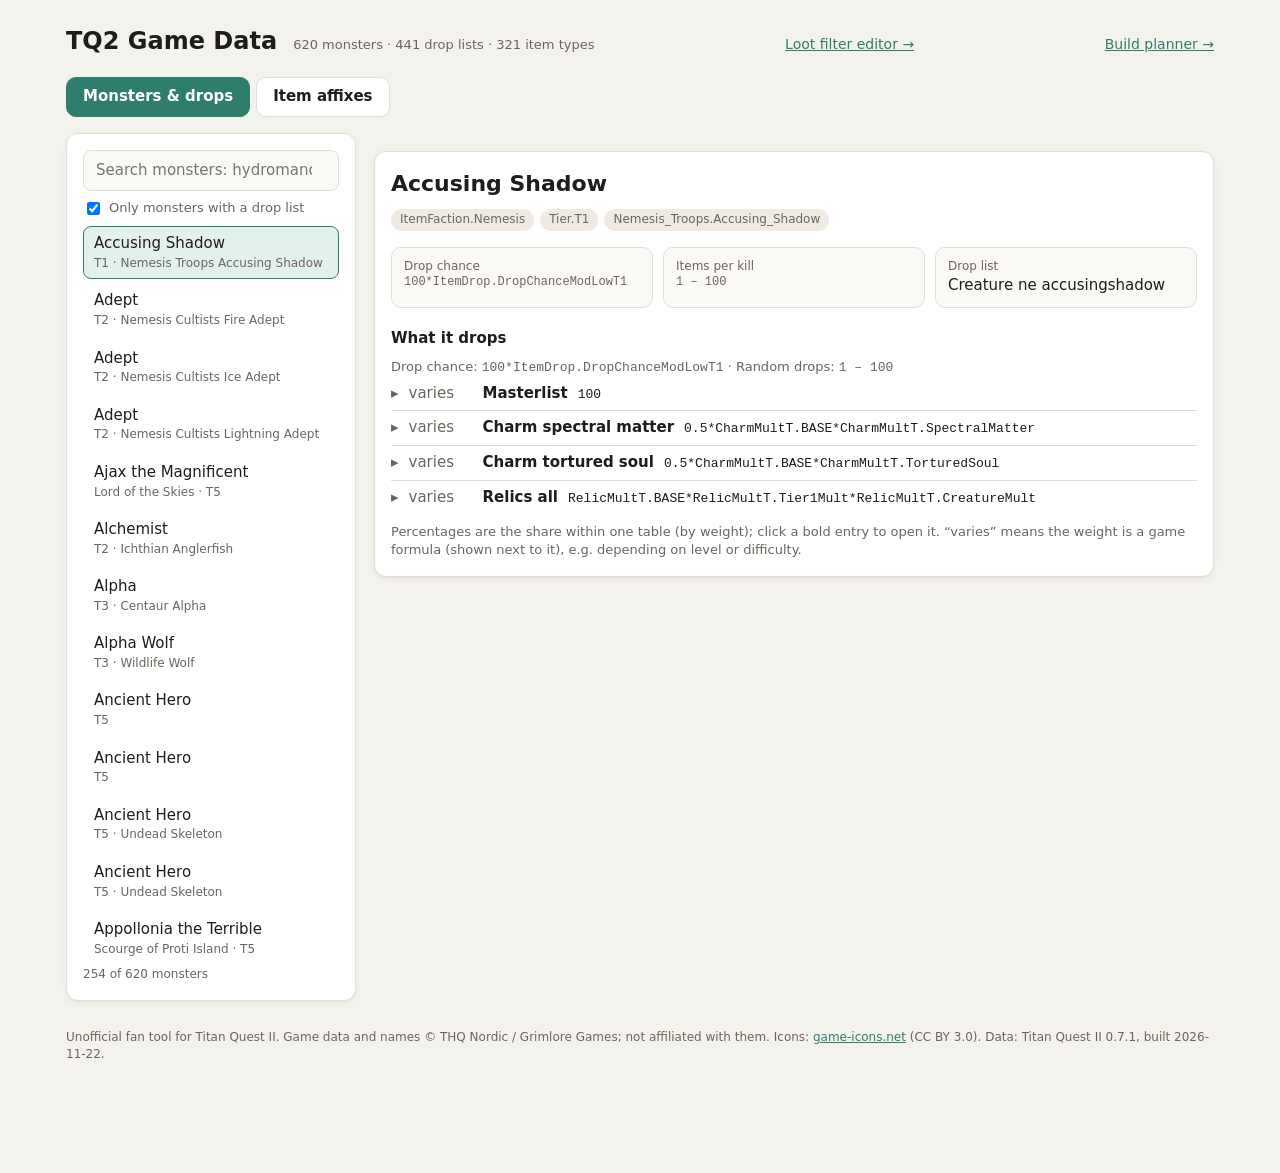
<file: docs/index.html>
<!doctype html>
<html lang="en">
<head>
<meta charset="utf-8">
<meta name="viewport" content="width=device-width, initial-scale=1">
<title>TQ2 Game Data</title>
<!-- TQ2 Tweaks data page: monsters with their drop tables, and which affixes each item type can roll with which chance.
     Reads game_data.js (game data dump, GameDataDump in config.lua) and affix_data.js (Shift+F9).
     Works offline, no libraries. -->
<link rel="stylesheet" href="page_style.css">
<style>
  .tabs { display: flex; gap: 6px; margin-bottom: 16px; }
  .tabs button { border: 1px solid var(--line); background: var(--panel); border-radius: 10px; padding: 8px 16px;
                 cursor: pointer; font-weight: 600; }
  .tabs button.on { background: var(--accent); border-color: var(--accent); color: var(--accent-text); }
  .side { position: sticky; top: 16px; max-height: calc(100vh - 32px); display: flex; flex-direction: column; }
  @media (max-width: 820px) { .side { position: static; max-height: none; } }
  .side .search { margin-bottom: 8px; }
  .side label.toggle-row { font-size: 13px; color: var(--muted); display: flex; gap: 6px; align-items: center; margin-bottom: 8px; }
  .entity-list { overflow: auto; display: flex; flex-direction: column; gap: 4px; min-height: 120px; }
  .entity { text-align: left; border: 1px solid transparent; background: none; border-radius: 8px; padding: 6px 10px; cursor: pointer; }
  .entity:hover { background: var(--raised); }
  .entity.active { background: var(--accent-soft); border-color: var(--accent); }
  .entity small { display: block; color: var(--muted); font-size: 12px; }
  .count { font-size: 12px; color: var(--muted); margin-top: 6px; }
  .detail-head h2 { font-size: 22px; text-transform: none; letter-spacing: 0; color: var(--text); margin: 0; }
  .detail-head p { margin: 2px 0 0; color: var(--muted); }
  .chips { display: flex; flex-wrap: wrap; gap: 6px; margin-top: 10px; }
  .tag { font-size: 12px; padding: 2px 9px; border-radius: 99px; background: var(--chip); color: var(--muted); }
  .facts { display: grid; grid-template-columns: repeat(auto-fill, minmax(200px, 1fr)); gap: 10px; margin-top: 16px; }
  .fact { background: var(--raised); border: 1px solid var(--line); border-radius: 10px; padding: 10px 12px; }
  .fact span { display: block; font-size: 12px; color: var(--muted); }
  code, .formula { font: 13px ui-monospace, SFMono-Regular, Menlo, monospace; overflow-wrap: anywhere; }
  .section-title { font-weight: 600; margin: 20px 0 8px; }
  .drops { list-style: none; margin: 0; padding: 0; }
  .drops .drops { margin-left: 18px; border-left: 2px solid var(--line); padding-left: 10px; }
  .drop { padding: 6px 0; border-top: 1px solid var(--line); }
  .drops > .drop:first-child { border-top: 0; }
  .drop-row { display: flex; gap: 10px; align-items: baseline; flex-wrap: wrap; }
  .share { min-width: 64px; font-variant-numeric: tabular-nums; font-weight: 600; color: var(--accent); }
  .share.unknown { color: var(--muted); font-weight: 400; }
  .drop details > summary { cursor: pointer; list-style: none; }
  .drop details > summary::-webkit-details-marker { display: none; }
  .drop details > summary .drop-row::before { content: "▸"; color: var(--muted); }
  .drop details[open] > summary .drop-row::before { content: "▾"; }
  .cond { font-size: 12px; color: var(--warn); }
  .note { font-size: 13px; color: var(--muted); margin: 8px 0 0; }
  .controls { display: grid; gap: 12px; }
  .controls .label { font-size: 13px; color: var(--muted); margin-bottom: 4px; }
  .kind-groups { display: grid; gap: 6px; }
  .kind-group { display: flex; flex-wrap: wrap; gap: 6px; align-items: center; }
  .kind-group > span { width: 74px; font-size: 13px; color: var(--muted); }
  table.affixes { width: 100%; border-collapse: collapse; font-size: 14px; }
  table.affixes th { text-align: left; font-size: 12px; color: var(--muted); font-weight: 600; padding: 6px 8px;
                     border-bottom: 1px solid var(--line); }
  table.affixes td { padding: 7px 8px; border-bottom: 1px solid var(--line); vertical-align: top; }
  table.affixes td.num { text-align: right; font-variant-numeric: tabular-nums; white-space: nowrap; }
  table.affixes td small { display: block; color: var(--muted); }
  .bar { height: 6px; background: var(--chip); border-radius: 3px; margin-top: 4px; min-width: 60px; }
  .bar i { display: block; height: 100%; background: var(--accent); border-radius: 3px; }
  .two-cols { display: grid; grid-template-columns: 1fr 1fr; gap: 18px; align-items: start; }
  .two-cols > .card { margin-top: 0; }
  @media (max-width: 1050px) { .two-cols { grid-template-columns: 1fr; } }
  .empty { color: var(--muted); padding: 20px 0; }
</style>
</head>
<body>
<main>
  <header>
    <h1>TQ2 Game Data</h1>
    <span class="status" id="status"></span>
    <a class="page-link" href="loot_filter.html">Loot filter editor →</a>
    <a class="page-link" href="build_planner.html">Build planner →</a>
  </header>
  <div class="tabs" role="tablist">
    <button id="tabMonsters" class="on" role="tab">Monsters &amp; drops</button>
    <button id="tabAffixes" role="tab">Item affixes</button>
  </div>

  <div class="layout" id="monstersView">
    <aside class="card side">
      <input class="search" type="search" id="monsterSearch" placeholder="Search monsters: hydromancer, satyr, boss …">
      <label class="toggle-row"><input type="checkbox" id="onlyDrops" checked> Only monsters with a drop list</label>
      <div class="entity-list" id="monsterList"></div>
      <div class="count" id="monsterCount"></div>
    </aside>
    <section class="card" id="monsterDetail"></section>
  </div>

  <div id="affixesView" hidden>
    <div class="card controls">
      <div>
        <div class="label">Item kind</div>
        <div class="kind-groups" id="kinds"></div>
      </div>
      <div class="two-cols">
        <div>
          <div class="label">Rarity</div>
          <div class="segmented" id="rarity"></div>
        </div>
        <div>
          <div class="label">Build direction (part of the item type)</div>
          <div class="segmented" id="builds"></div>
        </div>
      </div>
      <input class="search" type="search" id="affixSearch" placeholder="Filter affixes: summon, health, fire …">
    </div>
    <div class="two-cols" style="margin-top:18px">
      <div class="card"><h2>Prefixes</h2><div id="prefixes"></div></div>
      <div class="card"><h2>Suffixes</h2><div id="suffixes"></div></div>
    </div>
    <p class="note" id="affixNote"></p>
  </div>
  <p class="credits" id="credits">Unofficial fan tool for Titan Quest II. Game data and names © THQ Nordic / Grimlore Games;
  not affiliated with them. Icons: <a href="https://game-icons.net">game-icons.net</a> (CC BY 3.0).
  <span id="dataInfo"></span></p>
</main>

<script src="game_data.js"></script>
<script src="data_info.js"></script>
<script src="affix_data.js"></script>
<script src="affix_parse.js"></script>
<script src="icons.js"></script>
<script>
"use strict";
const GAME = window.TQ2_GAME_DATA;
const AFFIX_DUMP = window.TQ2_TWEAKS_DATA;
const affixInfo = new Map((AFFIX_DUMP ? parseDump(AFFIX_DUMP.dump) : []).map(affix => [affix.name, affix]));
const RARITIES = ["Common", "Magic", "Rare", "Infrequent", "Epic", "Legendary"];
const MODES = ["any of", "all of", "none of", "not all of", "always", "never"];
const KIND_GROUPS = [
  ["Armour", ["Helmet", "Shoulder", "Torso", "Arm", "Leg"]],
  ["Jewellery", ["Ring", "Neck"]],
  ["Weapons", ["Weapon.Staff2H", "Weapon.Talisman1H", "Weapon.Shield1H", "Weapon.Sword1H", "Weapon.Dagger1H", "Weapon.Axe1H",
               "Weapon.Axe2H", "Weapon.Blunt1H", "Weapon.Blunt2H", "Weapon.Spear1H", "Weapon.Bow2H", "Weapon.Throwing1H"]],
];
const KIND_LABELS = { Neck: "Amulet", Torso: "Chest", Arm: "Arms", Leg: "Legs", Shoulder: "Shoulders" };
// Icon (icons.js) per item kind: the kind's last part without hand count, e.g. "Weapon.Axe2H" -> "axe".
const KIND_ICONS = { Helmet: "head", Torso: "torso", Talisman: "talisman" };
function kindIcon(kind) {
  const base = tail(kind).replace(/(1H|2H)$/, "");
  return itemIcon(KIND_ICONS[base] || base.toLowerCase());
}
const TYPE_PREFIX = "GrimVentory.ItemType.";

// ---- small helpers ----
function element(tag, className, text) {
  const node = document.createElement(tag);
  if (className) node.className = className;
  if (text !== undefined) node.textContent = text;
  return node;
}
function tail(tag) { return tag.split(".").pop(); }
function pretty(name) {
  return name.replace(/^da_/, "").replace(/_/g, " ").replace(/\b(t\d)\b/i, m => m.toUpperCase());
}
// Drop list names without their technical prefixes: "da_droplist_charm_ichthian_fin" -> "Charm ichthian fin".
function listLabel(name) {
  const text = name.replace(/^da_/, "").replace(/^(droplist|drop|globallist)_/, "").replace(/_/g, " ").trim();
  return text.charAt(0).toUpperCase() + text.slice(1);
}
function number(text) { return /^-?\d+(\.\d+)?$/.test(String(text ?? "").trim()) ? Number(text) : NaN; }
function percent(value) {
  if (!Number.isFinite(value)) return "?";
  if (value >= 0.1) return (value * 100).toFixed(1) + " %";
  return (value * 100).toPrecision(2) + " %";
}
function kindLabel(kind) { return KIND_LABELS[kind] || tail(kind).replace("Blunt", "Mace").replace(/(1H|2H)$/, " $1"); }
function formula(text) { return element("span", "formula", text); }

// A requirement as readable text, e.g. "none of: Epic, Legendary".
function requirementText(requirement) {
  if (!requirement) return "";
  const parts = [];
  const add = tags => { if (tags) parts.push(`${MODES[tags.mode] || "?"}: ${tags.tags.map(tail).join(", ")}`); };
  if (requirement.tags) {
    add(requirement.tags);
    (requirement.tags.more || []).forEach(add);
  }
  if (requirement.custom && requirement.custom !== "true") parts.push("if " + requirement.custom);
  const levelMin = number(requirement.itemLevelMin), levelMax = number(requirement.itemLevelMax);
  if (levelMin > 0) parts.push("item level ≥ " + levelMin);
  if (levelMax >= 0) parts.push("item level ≤ " + levelMax);
  return parts.join(" · ");
}

// ---- monsters ----
const creatures = GAME ? GAME.creatures.filter(creature => creature.name).map(creature => {
  const tags = creature.tags || [];
  const tier = (tags.find(tag => tag.startsWith("GrimCore.Character.Tier.")) || "").split(".").pop();
  const familyTag = tags.find(tag => tag.startsWith("GrimArchetypes.Creature.Family.")) || "";
  const family = familyTag.split(".").slice(3, 5).join(" ").replace(/_/g, " ");
  return { ...creature, tier, family,
           searchText: [creature.name, creature.title, creature.internalName, family].join(" ").toLowerCase() };
}).sort((a, b) => a.name.localeCompare(b.name) || (a.tier || "").localeCompare(b.tier || ""))
  // Variants of one monster with the same drops are one entry.
  .filter((creature, index, all) => !all.slice(0, index).some(other => other.name === creature.name
    && other.title === creature.title && other.tier === creature.tier && other.family === creature.family
    && other.dropList === creature.dropList)) : [];
let activeMonster = creatures.find(creature => creature.dropList) || null;

function renderMonsterList() {
  const query = document.getElementById("monsterSearch").value.trim().toLowerCase();
  const onlyDrops = document.getElementById("onlyDrops").checked;
  const shown = creatures.filter(creature => (!onlyDrops || creature.dropList) && (!query || creature.searchText.includes(query)));
  const list = document.getElementById("monsterList");
  list.replaceChildren();
  for (const creature of shown.slice(0, 400)) {
    const button = element("button", "entity" + (creature === activeMonster ? " active" : ""), creature.name);
    button.append(element("small", "", [creature.title, creature.tier, creature.family].filter(Boolean).join(" · ")));
    button.addEventListener("click", () => { activeMonster = creature; renderMonsterList(); renderMonster(); });
    list.append(button);
  }
  document.getElementById("monsterCount").textContent = `${shown.length} of ${creatures.length} monsters`
    + (shown.length > 400 ? " – search to see the rest" : "");
}

function fact(label, content) {
  const box = element("div", "fact");
  box.append(element("span", "", label), typeof content === "string" ? element("div", "", content) : content);
  return box;
}

function rangeText(range) {
  if (!range) return null;
  return range.min === range.max ? range.min : `${range.min ?? "?"} – ${range.max ?? "?"}`;
}

// One drop list as a nested list; sub-lists open on click (they can be large and shared).
function dropListView(name, path) {
  const list = GAME.dropLists[name];
  const wrapper = element("div");
  if (!list) { wrapper.append(element("div", "note", "Unknown list " + name)); return wrapper; }
  const facts = [];
  const top = path.length === 1;
  if (list.dropChance && (top || list.dropChance !== "100")) facts.push(["Drop chance", list.dropChance]);
  if (list.randomDrops && (top || rangeText(list.randomDrops) !== "1 – 100")) facts.push(["Random drops", rangeText(list.randomDrops)]);
  if (list.globalFilter) facts.push(["Global list: any item that matches", requirementText({ tags: list.globalFilter })]);
  if (facts.length) {
    const note = element("div", "note");
    note.append(...facts.flatMap(([label, value], index) => [index ? " · " : "", label + ": ", formula(value)]));
    wrapper.append(note);
  }
  const items = element("ul", "drops");
  for (const drop of list.fixedDrops || []) items.append(dropEntryView(drop, NaN, path, "always"));
  const entries = list.randomTable || [];
  const weights = entries.map(entry => number(entry.weight));
  const total = weights.every(Number.isFinite) ? weights.reduce((sum, weight) => sum + weight, 0) : NaN;
  const order = entries.map((entry, index) => index).sort((a, b) => (weights[b] || 0) - (weights[a] || 0));
  let never = 0;
  for (const index of order) {
    const share = weights[index] / total;
    if (share === 0) { never++; continue; }
    items.append(dropEntryView(entries[index], share, path));
  }
  if (never) items.append(element("li", "note", `${never} more with weight 0 (do not drop here).`));
  if (!items.children.length) items.append(element("li", "note", "No entries."));
  wrapper.append(items);
  return wrapper;
}

function dropEntryView(entry, share, path, fixedLabel) {
  const item = element("li", "drop");
  const row = element("div", "drop-row");
  const shareText = fixedLabel || (Number.isFinite(share) ? percent(share) : "varies");
  const shareBox = element("span", "share" + (Number.isFinite(share) ? "" : " unknown"), shareText);
  if (!Number.isFinite(share) && entry.weight) shareBox.title = "Weight is a game formula: " + entry.weight;
  row.append(shareBox);
  const name = entry.list ? listLabel(entry.list) : entry.item ? pretty(entry.item) : "?";
  row.append(element(entry.list ? "strong" : "span", "", name));
  if (!Number.isFinite(share) && entry.weight) row.append(formula(entry.weight));
  if (entry.count) row.append(element("small", "note", "× " + rangeText(entry.count)));
  if (entry.guaranteed) row.append(element("span", "tag", "guaranteed"));
  const condition = requirementText(entry.requirement);
  if (condition) row.append(element("span", "cond", condition));
  if (entry.list && !path.includes(entry.list)) {
    const details = element("details");
    const summary = element("summary");
    summary.append(row);
    details.append(summary);
    details.addEventListener("toggle", () => {
      if (details.open && details.children.length === 1) details.append(dropListView(entry.list, [...path, entry.list]));
    }, { once: false });
    item.append(details);
  } else {
    item.append(row);
  }
  return item;
}

function renderMonster() {
  const detail = document.getElementById("monsterDetail");
  detail.replaceChildren();
  const creature = activeMonster;
  if (!creature) { detail.append(element("div", "empty", "Pick a monster on the left.")); return; }
  const head = element("div", "detail-head");
  head.append(element("h2", "", creature.name));
  if (creature.title) head.append(element("p", "", creature.title));
  const chips = element("div", "chips");
  for (const tag of creature.tags || []) chips.append(element("span", "tag", tag.split(".").slice(-2).join(".")));
  head.append(chips);
  detail.append(head);
  const list = creature.dropList ? GAME.dropLists[creature.dropList] : null;
  const facts = element("div", "facts");
  facts.append(fact("Drop chance", formula(creature.dropChance || list?.dropChance || "–")));
  facts.append(fact("Items per kill", formula(rangeText(creature.dropCount) || rangeText(list?.randomDrops) || "–")));
  facts.append(fact("Drop list", creature.dropList ? listLabel(creature.dropList) : "none"));
  detail.append(facts);
  detail.append(element("div", "section-title", "What it drops"));
  if (creature.dropList) {
    detail.append(dropListView(creature.dropList, [creature.dropList]));
    detail.append(element("p", "note", "Percentages are the share within one table (by weight); click a bold entry to "
      + "open it. “varies” means the weight is a game formula (shown next to it), e.g. depending on level or difficulty."));
  } else {
    detail.append(element("div", "empty", "No own drop list (drops nothing, or uses the game's global lists)."));
  }
}

// ---- item affixes ----
const itemTypes = GAME ? GAME.itemTypes.filter(type => type.type && type.type.startsWith(TYPE_PREFIX)
  && type.randomAffixes && type.randomAffixes.length && !/debug|daves|march2023/i.test(type.name)) : [];
const state = { kind: "Ring", rarity: "Rare", build: "" };

// Item tags with all their parents, so a requirement on "…ItemType.Weapon" matches "…ItemType.Weapon.Staff2H".
function withParents(tags) {
  const result = new Set();
  for (const tag of tags) {
    const parts = tag.split(".");
    for (let length = 1; length <= parts.length; length++) result.add(parts.slice(0, length).join("."));
  }
  return result;
}

function tagsPass(requirement, itemTags) {
  if (!requirement) return true;
  const check = ({ mode, tags }) => {
    const hits = tags.map(tag => itemTags.has(tag));
    return [hits.some(Boolean), hits.every(Boolean), !hits.some(Boolean), !hits.every(Boolean), true, false][mode] ?? true;
  };
  return check(requirement) && (requirement.more || []).every(check);
}

function passes(entry, itemTags) {
  return tagsPass(entry.requirement && entry.requirement.tags, itemTags);
}

// Walks an affix table: at every level the chance of an entry is its weight among the entries the item may get.
function roll(entries, chance, itemTags, result, path) {
  const eligible = (entries || []).filter(entry => passes(entry, itemTags));
  const weights = eligible.map(entry => number(entry.weight));
  const total = weights.every(Number.isFinite) ? weights.reduce((sum, weight) => sum + weight, 0) : NaN;
  eligible.forEach((entry, index) => {
    const share = chance * weights[index] / total;
    if (entry.affix) {
      const known = result.get(entry.affix) || { name: entry.affix, chance: 0, weight: entry.weight, conditions: new Set() };
      known.chance += share;
      const condition = requirementText(entry.requirement);
      if (condition) known.conditions.add(condition);
      result.set(entry.affix, known);
    } else if (entry.table && !path.includes(entry.table)) {
      roll(GAME.affixTables[entry.table], share, itemTags, result, [...path, entry.table]);
    }
  });
}

// Item types of a kind, including sub-kinds such as "Weapon.Axe1H.Normal" for "Weapon.Axe1H".
function ofKind(type, kind) {
  return type.type === TYPE_PREFIX + kind || type.type.startsWith(TYPE_PREFIX + kind + ".");
}

function itemTypeFor(kind, build) {
  const candidates = itemTypes.filter(type => ofKind(type, kind));
  return candidates.find(type => (type.tags || []).includes("GrimVentory.ItemBuildDirection." + build)) || candidates[0];
}

function buildsOf(kind) {
  const builds = new Set();
  for (const type of itemTypes.filter(each => ofKind(each, kind))) {
    for (const tag of type.tags || []) if (tag.startsWith("GrimVentory.ItemBuildDirection.")) builds.add(tail(tag));
  }
  return [...builds].sort();
}

function segmented(container, values, selected, onPick, label = value => value) {
  container.replaceChildren();
  for (const value of values) {
    const button = element("button", value === selected ? "on" : "", label(value));
    button.addEventListener("click", () => onPick(value));
    container.append(button);
  }
}

function affixTable(rows) {
  const query = document.getElementById("affixSearch").value.trim().toLowerCase();
  const shown = rows.filter(row => !query || row.searchText.includes(query));
  if (!shown.length) return element("div", "empty", rows.length ? "Nothing matches." : "None.");
  const table = element("table", "affixes");
  const head = element("tr");
  for (const title of ["Affix", "Chance per roll", "Weight"]) head.append(element("th", "", title));
  table.append(head);
  const best = Math.max(...shown.map(row => row.chance).filter(Number.isFinite), 0.0001);
  for (const row of shown) {
    const line = element("tr");
    const name = element("td");
    name.append(element("strong", "", row.label), element("small", "", row.effect));
    if (row.conditions.size) name.append(element("small", "cond", [...row.conditions].join(" · ")));
    const chance = element("td", "num", percent(row.chance));
    const bar = element("div", "bar");
    const fill = element("i");
    fill.style.width = Number.isFinite(row.chance) ? Math.max(2, row.chance / best * 100) + "%" : "0";
    bar.append(fill);
    chance.append(bar);
    line.append(name, chance, element("td", "num", row.weight ?? ""));
    table.append(line);
  }
  return table;
}

function renderAffixes() {
  const kinds = document.getElementById("kinds");
  kinds.replaceChildren();
  for (const [group, entries] of KIND_GROUPS) {
    const row = element("div", "kind-group");
    row.append(element("span", "", group));
    for (const kind of entries.filter(each => itemTypes.some(type => ofKind(type, each)))) {
      const chip = element("button", "chip" + (state.kind === kind ? " on" : ""));
      chip.append(kindIcon(kind) || "", kindLabel(kind));
      chip.addEventListener("click", () => { state.kind = kind; state.build = ""; renderAffixes(); });
      row.append(chip);
    }
    kinds.append(row);
  }
  segmented(document.getElementById("rarity"), RARITIES, state.rarity, value => { state.rarity = value; renderAffixes(); });
  const builds = buildsOf(state.kind);
  if (!builds.includes(state.build)) state.build = builds[0] || "";
  segmented(document.getElementById("builds"), builds.length ? builds : ["–"], state.build || "–",
            value => { state.build = value; renderAffixes(); });

  const type = itemTypeFor(state.kind, state.build);
  const prefixes = document.getElementById("prefixes"), suffixes = document.getElementById("suffixes");
  prefixes.replaceChildren(); suffixes.replaceChildren();
  if (!type) { prefixes.append(element("div", "empty", "No item type found.")); return; }
  const itemTags = withParents([type.type, ...(type.tags || []), "GrimVentory.ItemRarity." + state.rarity]);
  for (const top of type.randomAffixes) {
    const result = new Map();
    if (passes(top, itemTags)) roll(top.table ? GAME.affixTables[top.table] : [top], 1, itemTags, result, [top.table]);
    const rows = [...result.values()].map(entry => {
      const info = affixInfo.get(entry.name);
      const label = info ? info.label : entry.name;
      const effect = info ? info.effect : "";
      return { ...entry, label, effect, searchText: (label + " " + effect + " " + entry.name).toLowerCase() };
    }).sort((a, b) => (b.chance || 0) - (a.chance || 0));
    const target = /suffix/i.test(top.table || "") ? suffixes : prefixes;
    target.append(affixTable(rows));
  }
  document.getElementById("affixNote").textContent = `Example item type: ${pretty(type.name)}. “Chance per roll” is the `
    + "chance that one prefix (or suffix) roll gives this affix; how many prefixes and suffixes an item gets depends on "
    + "its rarity, which is not part of this data. Conditions in yellow come from the game's tables.";
}

// ---- tabs and start ----
function showTab(tab) {
  document.getElementById("tabMonsters").classList.toggle("on", tab === "monsters");
  document.getElementById("tabAffixes").classList.toggle("on", tab === "affixes");
  document.getElementById("monstersView").hidden = tab !== "monsters";
  document.getElementById("affixesView").hidden = tab !== "affixes";
}
document.getElementById("tabMonsters").addEventListener("click", () => showTab("monsters"));
document.getElementById("tabAffixes").addEventListener("click", () => showTab("affixes"));
document.getElementById("monsterSearch").addEventListener("input", renderMonsterList);
document.getElementById("onlyDrops").addEventListener("change", renderMonsterList);
document.getElementById("affixSearch").addEventListener("input", renderAffixes);

const status = document.getElementById("status");
if (GAME) {
  status.textContent = `${creatures.length} monsters · ${Object.keys(GAME.dropLists).length} drop lists · `
    + `${itemTypes.length} item types` + (AFFIX_DUMP ? "" : " · affix names missing (press Shift+F9 in game)");
} else {
  status.textContent = "No game data yet: set GameDataDump = true in config.lua, write gamedata into dev_command.txt in the mod folder while the game runs, then reload.";
  status.classList.add("missing");
}
renderMonsterList();
renderMonster();
renderAffixes();
// Game version of the data (written by tools/build_site.sh for the web version).
if (window.TQ2_DATA_INFO) {
  document.getElementById("dataInfo").textContent =
    `Data: Titan Quest II ${window.TQ2_DATA_INFO.gameVersion}, built ${window.TQ2_DATA_INFO.built}.`;
}

</script>
</body>
</html>
</file>
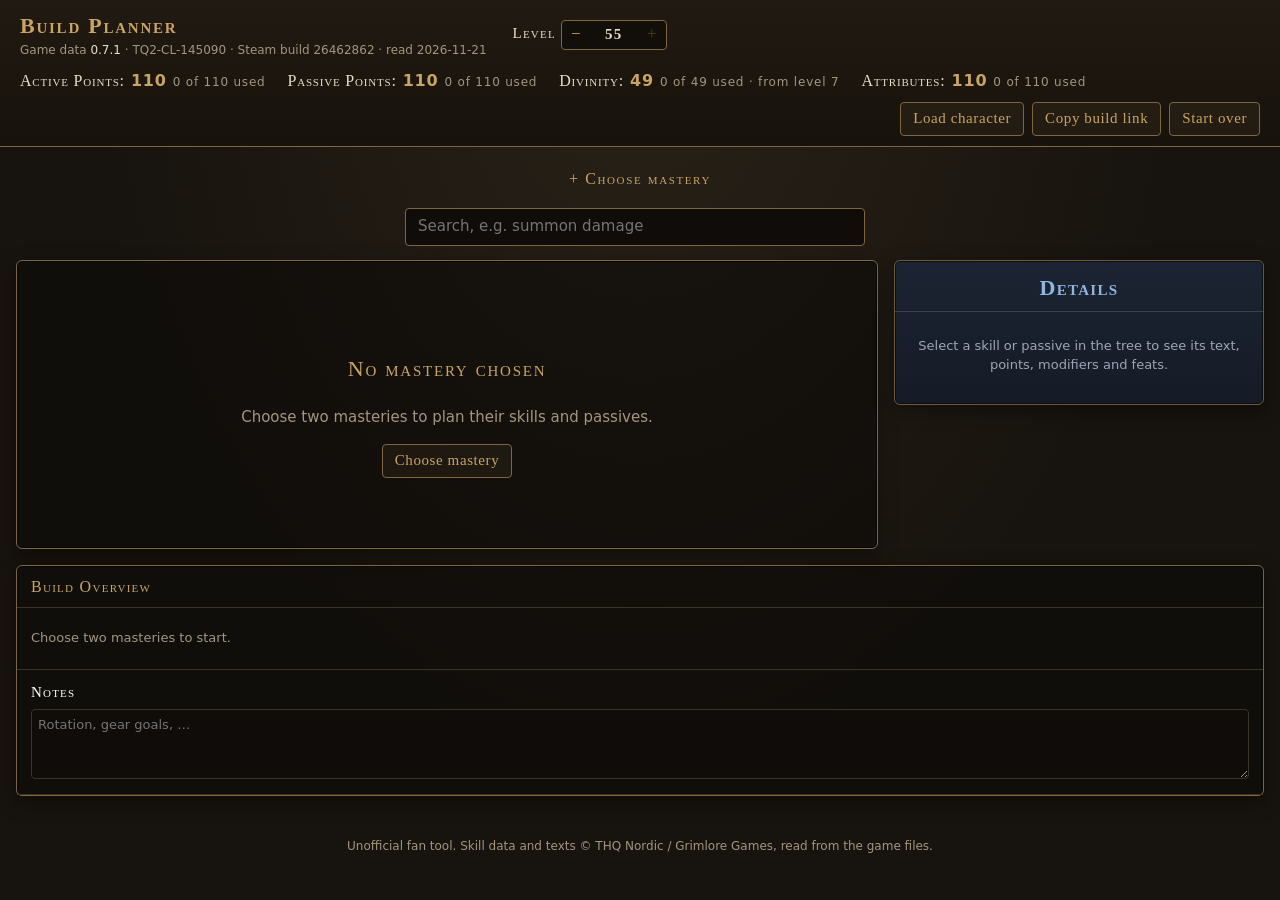
<file: docs/build_planner.html>
<!doctype html>
<html lang="en">
<head>
<meta charset="utf-8">
<meta name="viewport" content="width=device-width, initial-scale=1">
<title>Build Planner</title>
<!-- TQ2 Tweaks build planner, styled after the game's mastery screen with a Path of Building style overview: two
     masteries, skill and passive points against a level's budget, modifiers within the skill's capacity, feats, with the
     game's own texts. Reads build_data.js (tools/build_data.py, from the mega dump). Offline, no libraries. The build
     lives in the page address, so a link restores it. -->
<style>
  :root {
    color-scheme: dark;
    --bg: #17130e; --panel: #151b26; --panel-2: #1c2433; --gold: #c9a463; --gold-dim: #7d6640;
    --text: #e9dfc8; --muted: #a2967e; --line: #3a3326; --warn: #e0a85a; --bad: #e07a6a;
    --mastery: #4a6379;
    --serif: "Palatino Linotype", Palatino, "Book Antiqua", Georgia, serif;
  }
  * { box-sizing: border-box; scrollbar-color: #5a4a30 #120f0b; }
  [hidden] { display: none !important; }
  body { margin: 0; min-height: 100vh; color: var(--text); font: 15px/1.45 system-ui, -apple-system, "Segoe UI", sans-serif;
         background: radial-gradient(ellipse at 50% 0%, #2a2218 0%, var(--bg) 60%) fixed; }
  button { font: inherit; color: inherit; }
  button:focus-visible, textarea:focus-visible { outline: 2px solid var(--gold); outline-offset: 2px; }
  .caps { font-family: var(--serif); font-variant: small-caps; letter-spacing: .08em; }

  /* Top bar, like the game's header row */
  .bar { position: sticky; top: 0; z-index: 5; display: flex; flex-wrap: wrap; gap: 10px 26px; align-items: center;
         padding: 10px 20px; background: linear-gradient(#211a12, #17120c); border-bottom: 1px solid var(--gold-dim); }
  .bar h1 { margin: 0; font-size: 22px; color: var(--gold); font-weight: 600; }
  .points { display: flex; flex-wrap: wrap; gap: 6px 22px; font-family: var(--serif); font-variant: small-caps; letter-spacing: .05em; font-size: 16px; }
  .points span b { font-variant-numeric: tabular-nums; color: var(--gold); margin-left: 6px; font-family: system-ui, sans-serif; }
  .points span.over b { color: var(--bad); }
  .points small { color: var(--muted); font: 12px system-ui, sans-serif; margin-left: 6px; }
  .bar .actions { margin-left: auto; display: flex; gap: 8px; }
  .btn { border: 1px solid var(--gold-dim); background: rgba(201, 164, 99, .06); color: var(--gold); border-radius: 4px;
         padding: 5px 12px; cursor: pointer; font-family: var(--serif); letter-spacing: .04em; }
  .btn:hover { background: rgba(201, 164, 99, .16); border-color: var(--gold); }
  .stepper { display: inline-flex; align-items: center; border: 1px solid var(--gold-dim); border-radius: 4px; background: #120f0b; vertical-align: middle; }
  .stepper button { border: 0; background: none; width: 28px; height: 28px; cursor: pointer; color: var(--gold); font-size: 17px; }
  .stepper button:hover:not(:disabled) { background: rgba(201, 164, 99, .15); }
  .stepper button:disabled { opacity: .3; cursor: default; }
  .stepper output { min-width: 48px; text-align: center; font-weight: 600; font-variant-numeric: tabular-nums; }

  /* Mastery tabs */
  .tabs { display: flex; flex-wrap: wrap; gap: 4px; justify-content: center; padding: 14px 16px 0; }
  .tab { border: 0; background: none; cursor: pointer; padding: 6px 22px; font-family: var(--serif); font-size: 22px;
         font-variant: small-caps; letter-spacing: .1em; color: var(--muted); border-bottom: 2px solid transparent; }
  .tab:hover { color: var(--text); }
  .tab.on { color: var(--text); border-bottom-color: var(--tab-color, var(--gold)); }
  .tab.add { font-size: 16px; color: var(--gold); }

  /* Workspace: overview | tree | tooltip */
  .workspace { display: grid; grid-template-columns: 250px minmax(0, 1fr) 390px; gap: 16px; padding: 14px 16px 30px;
               max-width: 1720px; margin: 0 auto; align-items: start; }
  @media (max-width: 1280px) { .workspace { grid-template-columns: minmax(0, 1fr) 370px; } .overview { grid-column: 1 / -1; order: 3; } }
  @media (max-width: 880px) { .workspace { grid-template-columns: 1fr; } .tip { position: static; max-height: none; } }
  .frame { border: 1px solid var(--gold-dim); border-radius: 6px; background: rgba(12, 10, 8, .55);
           box-shadow: inset 0 0 0 1px rgba(0, 0, 0, .6), 0 6px 20px rgba(0, 0, 0, .35); }
  .frame-title { margin: 0; padding: 9px 14px; border-bottom: 1px solid var(--line); color: var(--gold); font-size: 16px; font-weight: 400; }

  /* Overview, Path of Building style */
  .overview section { padding: 8px 14px; border-bottom: 1px solid var(--line); }
  .overview h3 { margin: 4px 0 6px; font-size: 15px; font-weight: 400; color: var(--ov-color, var(--text)); filter: brightness(1.5); }
  .overview ul { list-style: none; margin: 0; padding: 0; font-size: 13.5px; }
  .overview li { display: flex; justify-content: space-between; gap: 8px; padding: 2px 0; cursor: pointer; }
  .overview li:hover { color: var(--gold); }
  .overview li b { font-variant-numeric: tabular-nums; color: var(--gold); }
  .overview li.attribute { cursor: default; align-items: center; }
  .overview li.attribute small { color: var(--muted); margin-left: 6px; }
  .overview details.gear { font-size: 13px; padding: 2px 0; }
  .overview details.gear summary { display: flex; justify-content: space-between; gap: 8px; cursor: pointer; }
  .overview details.gear summary small { color: var(--muted); white-space: nowrap; }
  .overview details.gear p { margin: 4px 0 6px 10px; color: var(--muted); font-size: 12.5px; }
  .overview li.extra { display: block; font-size: 12px; color: var(--muted); margin: -2px 0 3px 10px; cursor: default; }
  .overview li.extra:hover { color: var(--muted); }
  .overview .none { color: var(--muted); font-size: 13px; cursor: default; }
  .overview textarea { width: 100%; min-height: 70px; background: #0f0c09; color: var(--text); border: 1px solid var(--line);
                       border-radius: 4px; padding: 6px; font: 13px/1.4 system-ui, sans-serif; resize: vertical; }

  /* Tree board: tiers bottom-up, skills left, passives right, mastery bar at the side */
  .board { display: grid; grid-template-columns: 70px 1fr; min-height: 560px;
           background: radial-gradient(circle at 60% 55%, rgba(201, 164, 99, .07), transparent 60%), rgba(28, 22, 15, .75); }
  .mastery-bar { display: flex; flex-direction: column; align-items: center; border-right: 1px solid var(--line); padding: 18px 0 10px; }
  .mastery-bar .track { flex: 1; width: 8px; border-radius: 4px; background: #0c0a08; border: 1px solid var(--gold-dim);
                        position: relative; margin: 6px 0 22px; min-height: 300px; }
  .mastery-bar .fill { position: absolute; left: 0; right: 0; bottom: 0; border-radius: 4px;
                       background: linear-gradient(to top, var(--mastery), color-mix(in srgb, var(--mastery) 55%, white)); }
  .mastery-bar .mark { position: absolute; left: 50%; transform: translate(-50%, 50%); width: 30px; height: 30px; border-radius: 50%;
                       background: #1a150f; border: 1px solid var(--gold-dim); color: var(--muted); display: grid; place-items: center;
                       font: 12px var(--serif); }
  .mastery-bar .mark.reached { border-color: var(--gold); color: var(--gold); }
  .mastery-bar .level { display: flex; flex-direction: column; align-items: center; gap: 4px; }
  .mastery-bar .level output { width: 48px; height: 48px; border-radius: 50%; display: grid; place-items: center; font: 600 18px var(--serif);
                               background: radial-gradient(circle, color-mix(in srgb, var(--mastery) 70%, black), #0d0b08);
                               border: 2px solid var(--gold); }
  .mastery-bar .level button { width: 28px; height: 22px; border: 1px solid var(--gold-dim); background: #120f0b; color: var(--gold);
                               border-radius: 4px; cursor: pointer; line-height: 1; }
  .mastery-bar .level button:disabled { opacity: .3; cursor: default; }
  .tiers { display: flex; flex-direction: column-reverse; }
  .tier { display: grid; grid-template-columns: minmax(0, 1fr) minmax(0, 1.3fr); gap: 12px; padding: 14px 14px 10px;
          border-top: 1px solid rgba(201, 164, 99, .12); position: relative; }
  .tier:last-child { border-top: 0; }
  .tier-label { position: absolute; left: 14px; top: 4px; font-size: 12px; color: var(--muted); }
  .tier.locked .nodes { opacity: .38; filter: grayscale(.7); }
  .tier.locked .tier-label { color: var(--warn); }
  .nodes { display: flex; flex-wrap: wrap; gap: 14px 10px; align-items: flex-start; padding-top: 14px; }
  .passives { justify-content: flex-end; }

  .node { position: relative; width: 76px; border: 0; background: none; padding: 0; cursor: pointer; text-align: center;
          display: flex; flex-direction: column; align-items: center; }
  .node .face { width: 58px; height: 58px; display: grid; place-items: center; font: 600 19px var(--serif); color: #f3ead6;
                background: radial-gradient(circle at 35% 30%, color-mix(in srgb, var(--mastery) 80%, white 20%), color-mix(in srgb, var(--mastery) 50%, black));
                border: 2px solid var(--gold-dim); box-shadow: 0 2px 6px rgba(0, 0, 0, .6); transition: box-shadow .12s, border-color .12s; }
  .node.active .face { border-radius: 18% 18% 50% 50% / 18% 18% 42% 42%; }
  .node.passive .face { transform: rotate(45deg) scale(.82); border-radius: 6px; }
  .node.passive .face span { transform: rotate(-45deg); }
  .node .badge { margin-top: -10px; min-width: 26px; padding: 0 6px; height: 20px; border-radius: 4px; font: 600 12px/18px system-ui, sans-serif;
                 background: #0d0b08; border: 1px solid var(--gold-dim); color: var(--muted); font-variant-numeric: tabular-nums; position: relative; }
  .node .name { font-size: 11.5px; line-height: 1.2; color: var(--muted); margin-top: 4px; max-width: 76px; hyphens: auto;
                overflow-wrap: break-word; }
  .node.invested .face { border-color: var(--gold); }
  .node.invested .badge { color: var(--gold); border-color: var(--gold); }
  .node.invested .name { color: var(--text); }
  .node:not(.invested) .face { filter: saturate(.4) brightness(.75); }
  .node.selected .face { box-shadow: 0 0 0 3px rgba(201, 164, 99, .35), 0 0 18px rgba(201, 164, 99, .45); border-color: var(--gold); filter: none; }
  .node:hover .face { filter: none; border-color: var(--gold); }
  .empty-board { padding: 70px 24px; text-align: center; color: var(--muted); }

  /* Tooltip panel, like the game's skill tooltip */
  .tip { position: sticky; top: 64px; max-height: calc(100vh - 80px); overflow: auto;
         background: linear-gradient(var(--panel-2), var(--panel)); border-color: #6d5a38; }
  .tip-head { text-align: center; padding: 14px 16px 10px; border-bottom: 1px solid #3a4152; }
  .tip-head h2 { margin: 0; font: 600 22px var(--serif); font-variant: small-caps; letter-spacing: .06em; color: #8fb6e0; }
  .tip-head .sub { margin-top: 4px; font-size: 13.5px; color: #d2c6ac; }
  .tip-head .sub u { text-decoration-color: rgba(210, 198, 172, .4); }
  .tip-body { padding: 12px 16px 16px; }
  .stats { border: 1px solid #3a4152; border-radius: 10px; margin-bottom: 4px; }
  .stats div { display: flex; justify-content: space-between; padding: 6px 12px; border-top: 1px solid #2c3344; font-size: 14px; }
  .stats div:first-child { border-top: 0; }
  .stats b { color: #fff; }
  .invest { display: flex; align-items: center; justify-content: space-between; gap: 10px; margin: 2px 0 12px; }
  .desc { white-space: pre-line; border: 1px solid #3a4152; border-radius: 10px; padding: 10px 12px; font-size: 14px; color: #e2dccd; }
  .desc .num, .mod-text .num { font-weight: 700; color: #fff; }
  .section-title { text-align: center; color: #c9b58a; font: 15px var(--serif); font-variant: small-caps; letter-spacing: .08em; margin: 16px 0 8px; }
  .slots { display: flex; justify-content: center; gap: 8px; }
  .slot { width: 46px; height: 46px; border-radius: 50%; display: grid; place-items: center; border: 2px solid #7d6640;
          background: radial-gradient(circle, #2b2a26, #121110); font: 600 13px var(--serif); color: #8a7a5a; }
  .slot.on { border-color: var(--gold); color: #fff; background: radial-gradient(circle, color-mix(in srgb, var(--mastery) 80%, white 10%), #10141c); }
  .diamonds { display: flex; flex-wrap: wrap; justify-content: center; gap: 4px; margin: 12px 0 4px; }
  .diamond { width: 24px; height: 24px; display: grid; place-items: center; font-size: 10.5px; color: #9aa2ae; position: relative; }
  .diamond::before { content: ""; position: absolute; inset: 4px; transform: rotate(45deg); border: 1px solid #556070; background: #10141c; }
  .diamond span { position: relative; }
  .diamond.open::before { border-color: #8fb6e0; }
  .diamond.used::before { background: #8fb6e0; border-color: #cfe3f7; }
  .diamond.bonus::before { border-style: dashed; }
  .cap-line { text-align: center; font-size: 13px; color: #c7bfae; }
  .mod-list { list-style: none; margin: 10px 0 0; padding: 0; }
  .mod { display: grid; grid-template-columns: 1fr auto; gap: 2px 10px; padding: 9px 10px; border-radius: 8px; margin-top: 6px;
         border: 1px solid #2f3646; background: rgba(255, 255, 255, .02); }
  .mod.on { border-color: #8fb6e0; background: rgba(143, 182, 224, .09); }
  .mod.blocked { opacity: .5; }
  .mod-name { font-weight: 600; }
  .mod-meta { font-size: 12px; color: #9ea6b3; }
  .mod-text { grid-column: 1 / -1; font-size: 13.5px; color: #d9d2c2; white-space: pre-line; }
  .why { grid-column: 1 / -1; font-size: 12px; color: var(--warn); }
  .feats { display: flex; flex-wrap: wrap; gap: 6px; justify-content: center; }
  .feat { border: 1px solid #556070; background: #10141c; border-radius: 99px; padding: 5px 12px; cursor: pointer; font-size: 13.5px; }
  .feat.on { border-color: var(--gold); color: var(--gold); background: rgba(201, 164, 99, .1); }
  .feat:disabled { opacity: .4; cursor: default; }
  .feat-text { font-size: 13px; color: #d9d2c2; margin: 8px 0 0; }
  .values { list-style: none; margin: 0; padding: 0; border: 1px solid #3a4152; border-radius: 10px; }
  .values li { display: flex; justify-content: space-between; padding: 6px 12px; border-top: 1px solid #2c3344; font-size: 14px; }
  .values li:first-child { border-top: 0; }
  .values b { color: #fff; }
  .muted { color: #9ea6b3; font-size: 13px; text-align: center; }
  .damage { border: 1px solid #3a4152; border-radius: 10px; }
  .damage .row { padding: 8px 12px; border-top: 1px solid #2c3344; }
  .damage .row:first-child { border-top: 0; }
  .damage .line { display: flex; justify-content: space-between; gap: 10px; font-size: 14px; }
  .damage .line b { color: #fff; font-variant-numeric: tabular-nums; white-space: nowrap; }
  .damage .final b { color: #f3d58a; font-size: 15px; }
  .damage .how { font-size: 12px; color: #9ea6b3; margin-top: 2px; }
  .damage .cond { font-size: 12px; color: #c9b58a; margin-top: 2px; }

  /* Mastery picker */
  dialog { border: 1px solid var(--gold); border-radius: 8px; background: #17130e; color: var(--text); padding: 0; max-width: 760px; width: calc(100% - 32px); }
  dialog::backdrop { background: rgba(0, 0, 0, .6); }
  .picker-head { padding: 12px 16px; border-bottom: 1px solid var(--line); display: flex; justify-content: space-between; align-items: center; }
  .picker-head h2 { margin: 0; color: var(--gold); font: 20px var(--serif); font-variant: small-caps; letter-spacing: .08em; }
  .picker-grid { display: grid; grid-template-columns: repeat(auto-fill, minmax(210px, 1fr)); gap: 10px; padding: 16px; }
  .pick { text-align: left; border: 1px solid var(--line); border-left: 5px solid var(--pick-color); background: rgba(255, 255, 255, .02);
          border-radius: 6px; padding: 10px 12px; cursor: pointer; }
  .pick:hover:not(:disabled) { border-color: var(--gold); border-left-color: var(--pick-color); }
  .pick.chosen { background: rgba(201, 164, 99, .08); border-color: var(--gold-dim); border-left-color: var(--pick-color); }
  .pick:disabled { opacity: .45; cursor: default; }
  .pick strong { font: 18px var(--serif); font-variant: small-caps; letter-spacing: .06em; }
  .pick span { display: block; font-size: 12.5px; color: var(--muted); margin-top: 4px; }
  .credits { text-align: center; font-size: 12px; color: var(--muted); padding: 0 16px 24px; }
  .filter-body { padding: 14px 16px 16px; display: grid; gap: 12px; }
  .filter-rule { border: 1px solid var(--line); border-radius: 6px; padding: 8px 12px; }
  .filter-rule h3 { margin: 0 0 4px; font-size: 15px; color: var(--gold); font-weight: 400; }
  .filter-rule p { margin: 0; font-size: 13px; color: var(--muted); }
  .filter-rule ul { margin: 6px 0 0; padding-left: 18px; font-size: 13px; columns: 2 260px; }
  .filter-body textarea { width: 100%; min-height: 160px; background: #0f0c09; color: var(--text); border: 1px solid var(--line);
                          border-radius: 4px; padding: 8px; font: 12px/1.4 ui-monospace, monospace; }
  .filter-actions { display: flex; flex-wrap: wrap; gap: 8px; align-items: center; }
  .filter-note { font-size: 13px; color: var(--muted); margin: 0; }
  .version { font-size: 12px; color: var(--muted); }
  .version b { color: var(--text); font-weight: 500; }
  .search { display: flex; justify-content: center; padding: 10px 16px 0; }
  .search input { width: min(460px, 100%); padding: 7px 12px; border-radius: 4px; border: 1px solid var(--gold-dim); background: #0f0c09;
                  color: var(--text); font: inherit; }
  .search input:focus-visible { outline: 2px solid var(--gold); outline-offset: 1px; }
  .search small { margin-left: 10px; color: var(--muted); align-self: center; font-size: 12.5px; }
  .tab .hits { font: 12px system-ui, sans-serif; color: var(--gold); margin-left: 6px; vertical-align: super; }
  .node.match .face { box-shadow: 0 0 0 3px #e9d38b, 0 0 16px rgba(233, 211, 139, .7); filter: none; }
  .searching .node:not(.match) { opacity: .45; }
  .toast { position: fixed; left: 50%; bottom: 22px; transform: translateX(-50%); z-index: 20; background: #2a1d12;
           border: 1px solid var(--warn); color: #f3dcb6; padding: 8px 16px; border-radius: 6px; box-shadow: 0 6px 20px rgba(0, 0, 0, .5);
           font-size: 14px; transition: opacity .2s; }
  .toast.hide { opacity: 0; pointer-events: none; }
  .totals li { cursor: default !important; }
  .totals li:hover { color: inherit !important; }
  .board-actions { display: flex; justify-content: space-between; gap: 10px; align-items: center; padding: 7px 14px 10px;
                   border-top: 1px solid var(--line); font-size: 12.5px; color: var(--muted); }
  .link { border: 0; background: none; color: var(--gold); cursor: pointer; padding: 0; font-size: 12.5px; text-decoration: underline; }
  .tip.preview { border-color: var(--gold); }
  @media (max-width: 600px) {
    .bar { padding: 8px 12px; gap: 6px 14px; }
    .bar h1 { font-size: 18px; }
    .points { font-size: 14px; gap: 2px 14px; }
    .bar .actions { margin-left: 0; }
    .tab { font-size: 18px; padding: 6px 12px; }
    .board { grid-template-columns: 54px 1fr; }
    .tier { grid-template-columns: 1fr; }
    .passives { justify-content: flex-start; }
    .node { width: 64px; }
    .node .face { width: 50px; height: 50px; font-size: 16px; }
    .node .name { max-width: 64px; }
  }
</style>
</head>
<body>
<header class="bar">
  <div><h1 class="caps">Build Planner</h1><div class="version" id="version"></div></div>
  <span class="caps">Level <span id="levelStepper"></span></span>
  <div class="points" id="points"></div>
  <div class="actions">
    <button class="btn" id="loadCharacter" type="button" title="character.json from the mod folder (Shift+F9 in game)">Load character</button>
    <input id="characterFile" type="file" accept=".json,application/json" hidden>
    <button class="btn" id="copyLink" type="button">Copy build link</button>
    <button class="btn" id="reset" type="button">Start over</button>
  </div>
</header>
<nav class="tabs" id="tabs"></nav>
<div class="search"><input id="search" type="search" placeholder="Search, e.g. summon damage"
  aria-label="Search skills, passives and modifiers"><small id="searchInfo"></small></div>
<div class="workspace">
  <aside class="frame overview" id="overview"></aside>
  <section class="frame" id="boardFrame"></section>
  <aside class="frame tip" id="tip"></aside>
</div>
<div class="toast hide" id="toast" role="status" aria-live="polite"></div>
<p class="credits">Unofficial fan tool. Skill data and texts © THQ Nordic / Grimlore Games, read from the game files.</p>
<dialog id="filterDialog">
  <div class="picker-head"><h2>Loot filter for this build</h2><button class="btn" id="filterClose" type="button">Close</button></div>
  <div class="filter-body" id="filterBody"></div>
</dialog>
<dialog id="picker">
  <div class="picker-head"><h2>Choose a Mastery</h2><button class="btn" id="pickerClose" type="button">Close</button></div>
  <div class="picker-grid" id="pickerGrid"></div>
</dialog>
<script src="build_data.js"></script>
<script src="build_character.js"></script>
<script>
"use strict";
const DATA = window.TQ2_BUILD_DATA;
const RULES = DATA ? DATA.rules : null;
// Skill points a skill needs for capacity 1, 2, ... (from the game data, confirmed in game).
const CAPACITY_POINTS = RULES ? RULES.capacityPoints : [];
const STORAGE_KEY = "tq2BuildPlanner";
const ROMAN = ["I", "II", "III", "IV", "V"];
const HIDDEN_FLAGS = ["Skill", "DefaultSkill", "Triggered", "DirectUse", "MainSkill", "Active"];

let query = "";
const masteryById = {};
const nodeById = {};
if (DATA) {
  for (const mastery of DATA.masteries) {
    masteryById[mastery.id] = mastery;
    mastery.tiers.forEach((tier, tierIndex) => {
      for (const skill of tier.actives) nodeById[skill.id] = { kind: "active", node: skill, mastery, tierIndex };
      for (const passive of tier.passives) nodeById[passive.id] = { kind: "passive", node: passive, mastery, tierIndex };
    });
  }
}

// ---- Build state (kept in the address and, for convenience, in the browser) -------------------------------------

function emptyBuild() {
  return { level: 55, masteries: [], tab: null, masteryLevel: {}, points: {}, mods: {}, feats: {}, bonus: {},
           attributes: {}, character: null, selected: null, notes: "" };
}
let build = loadBuild();
let droppedOnLoad = sanitizeBuild(build);

// Drops what the current game data does not know (a link from before a patch, a hand-edited link) so the page still
// opens; returns how many entries were dropped.
function sanitizeBuild(target) {
  if (!DATA) return 0;
  let dropped = 0;
  const keep = (object, test) => {
    for (const key of Object.keys(object || {})) if (!test(key, object[key])) { delete object[key]; dropped++; }
  };
  const before = target.masteries.length;
  target.masteries = target.masteries.filter(id => masteryById[id]).slice(0, 2);
  dropped += before - target.masteries.length;
  keep(target.masteryLevel, id => masteryById[id]);
  keep(target.points, (id, points) => nodeById[id] && Number.isFinite(points) && points > 0);
  keep(target.bonus, id => nodeById[id]);
  keep(target.mods, id => nodeById[id] && nodeById[id].kind === "active");
  for (const [skillId, mods] of Object.entries(target.mods)) {
    keep(mods, (modId, rank) => DATA.modifiers[modId] && nodeById[skillId].node.modifiers.includes(modId) && rank > 0);
  }
  keep(target.feats, id => nodeById[id] && nodeById[id].kind === "passive");
  for (const [id, picked] of Object.entries(target.feats)) {
    const valid = (Array.isArray(picked) ? picked : []).filter(index => nodeById[id].node.feats[index]);
    dropped += (Array.isArray(picked) ? picked.length : 1) - valid.length;
    target.feats[id] = valid;
  }
  keep(target.attributes, (name, points) => ATTRIBUTE_NAMES.includes(name) && Number.isInteger(points) && points > 0);
  const character = target.character;
  if (character && !(character.initial && character.extra && Array.isArray(character.gear))) { target.character = null; dropped++; }
  if (target.character && typeof target.character.extraPoints !== "object") target.character.extraPoints = {};
  if (target.selected && !nodeById[target.selected]) target.selected = null;
  return dropped;
}

function loadBuild() {
  const fromHash = decodeBuild(location.hash.slice(1));
  if (fromHash) return fromHash;
  try {
    const saved = JSON.parse(localStorage.getItem(STORAGE_KEY) || "null");
    if (saved) return Object.assign(emptyBuild(), saved);
  } catch (error) {
    console.warn("Saved build not readable:", error);
  }
  return emptyBuild();
}

function decodeBuild(text) {
  if (!text) return null;
  try {
    return Object.assign(emptyBuild(), JSON.parse(decodeURIComponent(escape(atob(text)))));
  } catch (error) {
    console.warn("Build link not readable:", error);
    return null;
  }
}

function save() {
  history.replaceState(null, "", "#" + btoa(unescape(encodeURIComponent(JSON.stringify(build)))));
  try {
    localStorage.setItem(STORAGE_KEY, JSON.stringify(build));
  } catch (error) {
    console.warn("Build not kept in the browser:", error);
  }
}

// ---- Rules -------------------------------------------------------------------------------------------------------

const pointsOf = id => build.points[id] || 0;
const masteryLevelOf = id => build.masteryLevel[id] || 0;
const tierUnlocked = (masteryId, tierIndex) => masteryLevelOf(masteryId) >= RULES.tierThresholds[tierIndex];
const maxPointsOf = entry => entry.kind === "passive" ? entry.node.max : Infinity;
const chosenMods = skillId => Object.keys(build.mods[skillId] || {});
const rankOf = (skillId, modId) => (build.mods[skillId] || {})[modId] || 0;
const usedCapacity = skillId => chosenMods(skillId).reduce((sum, id) => sum + rankOf(skillId, id) * DATA.modifiers[id].capacity, 0);

// What a skill is with its chosen modifiers: a modifier that grants a variant's unlock effect switches the skill to
// that variant (Shadow Dagger makes Trick Shot a spell), as the game's selector does.
function skillFlags(skill) {
  const granted = new Set(chosenMods(skill.id).flatMap(id => (DATA.modifiers[id] && DATA.modifiers[id].grants) || []));
  const switched = (skill.switches || []).find(variant => granted.has(variant.unlock));
  return switched ? switched.flags : skill.flags;
}

// Capacity of a skill: one per skill-point threshold reached, plus the extra capacity from items.
function capacityOf(skillId) {
  const points = pointsOf(skillId);
  return { base: CAPACITY_POINTS.filter(needed => points >= needed).length, bonus: build.bonus[skillId] || 0 };
}

// Points a level gives by the game's rules (the planner's budget without rewards).
function levelPoints(kind, level) {
  if (kind === "mastery") return Math.max(0, level - RULES.masteryFromLevel + 1) * RULES.masteryPerLevel;
  return { active: RULES.activePerLevel, passive: RULES.passivePerLevel, attribute: RULES.attributePerLevel }[kind] * level;
}

// Points of a loaded character beyond what its level gives by these rules (rewards, quests): the game's own total
// minus levelPoints at the character's level. Zero without a loaded character.
const extraPoints = kind => (build.character && build.character.extraPoints && build.character.extraPoints[kind]) || 0;

function budget() {
  const spent = { active: 0, passive: 0 };
  for (const [id, points] of Object.entries(build.points)) {
    const entry = nodeById[id];
    if (entry && build.masteries.includes(entry.mastery.id)) spent[entry.kind] += points;
  }
  return {
    active: { spent: spent.active, total: levelPoints("active", build.level) + extraPoints("active") },
    passive: { spent: spent.passive, total: levelPoints("passive", build.level) + extraPoints("passive") },
    mastery: { spent: build.masteries.reduce((sum, id) => sum + masteryLevelOf(id), 0),
               total: levelPoints("mastery", build.level) + extraPoints("mastery") },
  };
}

// Why a modifier cannot get one more rank, or null if it can.
function blockedReason(skillId, modId) {
  const modifier = DATA.modifiers[modId];
  const rank = rankOf(skillId, modId);
  if (rank >= modifier.max) return null;
  const chosen = chosenMods(skillId);
  if (!rank && chosen.length >= RULES.maxModifiers) return `A skill holds at most ${RULES.maxModifiers} modifiers.`;
  const conflict = chosen.find(id => modifier.blocks.includes(id) || DATA.modifiers[id].blocks.includes(modId));
  if (conflict) return `Cannot be combined with ${DATA.modifiers[conflict].name}.`;
  const capacity = capacityOf(skillId);
  if (usedCapacity(skillId) + modifier.capacity > capacity.base + capacity.bonus) {
    return "Not enough capacity: put more points into the skill.";
  }
  return null;
}

// Sets the points of a skill or passive like the game allows it; returns why more points are not possible, or null.
function setPoints(id, value) {
  const entry = nodeById[id];
  const current = pointsOf(id);
  let target = Math.max(0, Math.min(maxPointsOf(entry), value));
  let reason = null;
  if (target > current) {
    if (!tierUnlocked(entry.mastery.id, entry.tierIndex)) {
      return `Tier ${ROMAN[entry.tierIndex]} of ${entry.mastery.name} needs mastery level ${RULES.tierThresholds[entry.tierIndex]}.`;
    }
    const left = budget()[entry.kind];
    const free = left.total - left.spent;
    if (free <= 0) return `No ${entry.kind} points left at level ${build.level}.`;
    if (target - current > free) { target = current + free; reason = `Only ${free} ${entry.kind} point${free === 1 ? "" : "s"} left.`; }
  }
  if (target) build.points[id] = target;
  else delete build.points[id];
  return reason;
}

function setMasteryLevel(id, value) {
  const current = masteryLevelOf(id);
  const top = RULES.tierThresholds[RULES.tierThresholds.length - 1];
  let target = Math.max(0, Math.min(top, value));
  if (target > current) {
    const divinity = budget().mastery;
    const free = divinity.total - divinity.spent;
    if (free <= 0) return `No Divinity left at level ${build.level} (1 per level from level ${RULES.masteryFromLevel}).`;
    target = Math.min(target, current + free);
  }
  build.masteryLevel[id] = target;
  return null;
}

let toastTimer = null;
function toast(message) {
  if (!message) return;
  const box = document.getElementById("toast");
  box.textContent = message;
  box.classList.remove("hide");
  clearTimeout(toastTimer);
  toastTimer = setTimeout(() => box.classList.add("hide"), 2600);
}

// ---- Text --------------------------------------------------------------------------------------------------------

const escapeHtml = text => String(text).replace(/[&<>"]/g, c => ({ "&": "&amp;", "<": "&lt;", ">": "&gt;", '"': "&quot;" })[c]);
const formatNumber = value => Number.isInteger(value) ? String(value) : String(Math.round(value * 100) / 100);
const initials = name => name.split(/[\s-]+/).filter(Boolean).slice(0, 2).map(word => word[0]).join("").toUpperCase();

// Game text with {placeholders} filled from values[name][levelIndex]; values the game scales at runtime show "…".
function fillText(text, values, levelIndex, level) {
  const shown = (text || "").split(/\n\s*\n?Level \{NextLevel\}/)[0];
  return escapeHtml(shown).replace(/\{([A-Za-z0-9_.]+)\}/g, (match, name) => {
    if (name === "damage") return "<span class=\"num\">damage</span>";
    if (name === "CurrentLevel") return `<span class="num">${level}</span>`;
    const series = values && values[name.split(".").pop()];
    if (!series) return "<span class=\"num\">…</span>";
    return `<span class="num">${formatNumber(series[Math.min(series.length - 1, Math.max(0, levelIndex))])}</span>`;
  });
}

function formatValue(label, value) {
  if (/Increased|More|Multiplier/i.test(label) && value > 1 && value < 10) return "+" + formatNumber((value - 1) * 100) + "%";
  if (/Chance|Resistance|Penetration|Lifesteal/i.test(label) && value > 0 && value < 1) return "+" + formatNumber(value * 100) + "%";
  return formatNumber(value);
}

// ---- Search ------------------------------------------------------------------------------------------------------

// Plain text of a node for search: name, game text and, for skills, the names and texts of its modifiers.
function searchText(entry) {
  if (!entry.searchText) {
    const parts = [entry.node.name, entry.node.text || ""];
    if (entry.kind === "active") parts.push(...entry.node.modifiers.map(id => DATA.modifiers[id].name + " " + DATA.modifiers[id].text));
    else parts.push(...entry.node.levels.map(level => level.label), ...entry.node.feats.map(feat => feat.name + " " + feat.text));
    entry.searchText = parts.join(" ").toLowerCase();
  }
  return entry.searchText;
}

function matches(entry) {
  if (!query) return false;
  return query.toLowerCase().split(/\s+/).filter(Boolean).every(word => searchText(entry).includes(word));
}

const hitsIn = masteryId => Object.values(nodeById).filter(entry => entry.mastery.id === masteryId && matches(entry)).length;

// ---- Widgets -----------------------------------------------------------------------------------------------------

function stepper(value, { min, max, label, showMax }, onChange) {
  const box = document.createElement("span");
  box.className = "stepper";
  const minus = document.createElement("button");
  const plus = document.createElement("button");
  const out = document.createElement("output");
  minus.type = plus.type = "button";
  minus.textContent = "−";
  plus.textContent = "+";
  minus.setAttribute("aria-label", "less " + label);
  plus.setAttribute("aria-label", "more " + label);
  out.textContent = showMax ? `${value}/${max}` : value;
  minus.disabled = value <= min;
  plus.disabled = Number.isFinite(max) && value >= max;
  minus.addEventListener("click", event => onChange(event.shiftKey ? min : value - 1));
  plus.addEventListener("click", event => onChange(event.shiftKey && Number.isFinite(max) ? max : value + 1));
  box.append(minus, out, plus);
  return box;
}

// ---- Header, tabs, picker ----------------------------------------------------------------------------------------

function renderBar() {
  document.getElementById("levelStepper").replaceChildren(stepper(build.level, { min: 1, max: RULES.levelCap, label: "level" }, value => {
    build.level = value;
    update();
  }));
  const totals = budget();
  const show = (label, { spent, total }, hint, kind) => `<span class="${spent > total ? "over" : ""}">${label}:<b>${total - spent}</b>` +
    `<small>${spent} of ${total} used${hint ? " · " + hint : ""}${extraPoints(kind) ? ` · ${extraPoints(kind) > 0 ? "+" : ""}${extraPoints(kind)} from your character` : ""}</small></span>`;
  document.getElementById("points").innerHTML = show("Active Points", totals.active, "", "active") +
    show("Passive Points", totals.passive, "", "passive") +
    show("Divinity", totals.mastery, `from level ${RULES.masteryFromLevel}`, "mastery") +
    show("Attributes", attributeBudget(), "", "attribute");
}

function renderTabs() {
  const tabs = document.getElementById("tabs");
  tabs.innerHTML = "";
  if (!build.masteries.includes(build.tab)) build.tab = build.masteries[0] || null;
  for (const id of build.masteries) {
    const mastery = masteryById[id];
    const tab = document.createElement("button");
    tab.type = "button";
    tab.className = "tab" + (build.tab === id ? " on" : "");
    tab.style.setProperty("--tab-color", mastery.accent);
    tab.textContent = mastery.name;
    const hits = query ? hitsIn(id) : 0;
    if (hits) tab.insertAdjacentHTML("beforeend", `<span class="hits">${hits}</span>`);
    tab.addEventListener("click", () => { build.tab = id; update(); });
    tabs.append(tab);
  }
  const add = document.createElement("button");
  add.type = "button";
  add.className = "tab add";
  add.textContent = build.masteries.length < 2 ? "+ Choose mastery" : "Change masteries";
  add.addEventListener("click", openPicker);
  tabs.append(add);
}

function openPicker() {
  const grid = document.getElementById("pickerGrid");
  grid.innerHTML = "";
  for (const mastery of DATA.masteries) {
    const chosen = build.masteries.includes(mastery.id);
    const button = document.createElement("button");
    button.type = "button";
    button.className = "pick" + (chosen ? " chosen" : "");
    button.style.setProperty("--pick-color", mastery.accent);
    button.disabled = !chosen && build.masteries.length >= 2;
    button.innerHTML = `<strong>${escapeHtml(mastery.name)}</strong><span>${escapeHtml(mastery.slogan || "")}</span>` +
      `<span>${chosen ? "Chosen · click to remove" : escapeHtml(mastery.description || "")}</span>`;
    button.addEventListener("click", () => {
      if (chosen) build.masteries = build.masteries.filter(id => id !== mastery.id);
      else { build.masteries.push(mastery.id); build.tab = mastery.id; }
      update();
      if (!chosen && build.masteries.length >= 2) document.getElementById("picker").close();
      else openPicker();
    });
    grid.append(button);
  }
  const dialog = document.getElementById("picker");
  if (!dialog.open) dialog.showModal();
}

// ---- Overview (Path of Building style) ---------------------------------------------------------------------------

function renderOverview() {
  const box = document.getElementById("overview");
  box.innerHTML = "<h2 class=\"frame-title caps\">Build Overview</h2>";
  if (!build.masteries.length) box.insertAdjacentHTML("beforeend", "<section><p class=\"none\">Choose two masteries to start.</p></section>");
  for (const id of build.masteries) {
    const mastery = masteryById[id];
    const section = document.createElement("section");
    section.style.setProperty("--ov-color", mastery.accent);
    section.innerHTML = `<h3 class="caps">${escapeHtml(mastery.name)} · mastery level ${masteryLevelOf(id)}</h3>`;
    const list = document.createElement("ul");
    const entries = Object.keys(build.points).map(key => nodeById[key]).filter(entry => entry && entry.mastery.id === id)
      .sort((a, b) => (a.kind === b.kind ? a.tierIndex - b.tierIndex : a.kind === "active" ? -1 : 1));
    for (const entry of entries) {
      const item = document.createElement("li");
      const max = entry.kind === "passive" ? "/" + entry.node.max : "";
      item.innerHTML = `<span>${entry.kind === "passive" ? "◆ " : ""}${escapeHtml(entry.node.name)}</span><b>${pointsOf(entry.node.id)}${max}</b>`;
      item.addEventListener("click", () => { build.tab = id; build.selected = entry.node.id; update(); });
      list.append(item);
      const extras = entry.kind === "active"
        ? chosenMods(entry.node.id).map(modId => `${DATA.modifiers[modId].name} ${rankOf(entry.node.id, modId)}`)
        : (build.feats[entry.node.id] || []).map(index => entry.node.feats[index] && entry.node.feats[index].name).filter(Boolean);
      if (extras.length) list.insertAdjacentHTML("beforeend", `<li class="extra">${extras.map(escapeHtml).join(" · ")}</li>`);
    }
    if (!entries.length) list.innerHTML = "<li class=\"none\">No points yet.</li>";
    section.append(list);
    box.append(section);
  }
  if (build.masteries.length && DATA.affixes && DATA.affixes.length) {
    const section = document.createElement("section");
    section.innerHTML = "<h3 class=\"caps\">Loot filter</h3><p class=\"none\">Rules for the affixes this build wants.</p>";
    const button = Object.assign(document.createElement("button"), { type: "button", className: "btn", textContent: "Make loot filter" });
    button.style.marginTop = "6px";
    button.addEventListener("click", openFilter);
    section.append(button);
    box.append(section);
  }
  if (build.masteries.length) box.append(attributesSection());
  const gear = equippedGear();
  if (gear.length) box.append(gearSection(gear));
  const inGame = gameAttributeGroups();
  if (inGame.length) box.append(gameValuesSection(inGame));
  const totals = passiveTotals();
  if (totals.length) {
    const section = document.createElement("section");
    section.innerHTML = "<h3 class=\"caps\">From passives</h3>" + totalsList(totals);
    box.append(section);
  }
  const notes = document.createElement("section");
  notes.innerHTML = "<h3 class=\"caps\">Notes</h3>";
  const area = document.createElement("textarea");
  area.value = build.notes || "";
  area.placeholder = "Rotation, gear goals, …";
  area.setAttribute("aria-label", "Build notes");
  area.addEventListener("input", () => { build.notes = area.value; save(); });
  notes.append(area);
  box.append(notes);
}

function totalsList(totals) {
  return "<ul class=\"totals\">" + totals.map(({ phrase, value }) =>
    `<li><span>${escapeHtml(phrase)}</span><b>+${formatNumber(round(value))}%</b></li>`).join("") + "</ul>";
}

// Attribute points with steppers and what they give (the game's character table formulas).
function attributesSection() {
  const section = document.createElement("section");
  const { spent, total } = attributeBudget();
  section.innerHTML = `<h3 class="caps">Attributes · ${total - spent} of ${total} left</h3>`;
  const values = attributeValues();
  const list = document.createElement("ul");
  for (const name of ATTRIBUTE_NAMES) {
    const item = document.createElement("li");
    item.className = "attribute";
    item.innerHTML = `<span>${ATTRIBUTE_LABELS[name]} <small>${formatNumber(round(values[name]))}</small></span>`;
    item.append(stepper(attributePointsOf(name), { min: 0, max: Infinity, label: ATTRIBUTE_LABELS[name] }, value => {
      toast(setAttributePoints(name, value));
      update();
    }));
    list.append(item);
  }
  section.append(list);
  section.insertAdjacentHTML("beforeend", "<ul class=\"totals\">" + attributeEffects().map(({ label, value, unit }) =>
    `<li><span>${escapeHtml(label)}</span><b>${unit ? "+" : ""}${formatNumber(round(value))}${unit}</b></li>`).join("") + "</ul>" +
    (build.character ? "" : "<p class=\"none\">From your points only: load your character for the starting values and items.</p>"));
  return section;
}

// Equipped items of the loaded character with their affixes, and what the gear adds up to.
function gearSection(gear) {
  const section = document.createElement("section");
  section.innerHTML = "<h3 class=\"caps\">Gear (loaded)</h3>";
  for (const item of gear) {
    const details = document.createElement("details");
    details.className = "gear";
    const lines = item.affixes.map(affixText).filter(Boolean);
    details.innerHTML = `<summary><span>${slotOf(item.type)} · ${escapeHtml(itemName(item))}</span>` +
      `<small>${RARITY_NAMES[item.rarity] || ""} L${item.level}</small></summary>` +
      `<p>${lines.map(line => escapeHtml(line).replace(/\n/g, "<br>")).join("<br>")}</p>`;
    section.append(details);
  }
  const totals = gearTotals();
  if (totals.length) section.insertAdjacentHTML("beforeend", "<h3 class=\"caps\">From gear</h3>" + totalsList(totals));
  return section;
}

// The game's computed attributes of the loaded character (crit, weapon damage, speed, defence, ...), unchanged.
function gameValuesSection(groups) {
  const section = document.createElement("section");
  section.innerHTML = "<h3 class=\"caps\">In game (loaded)</h3>";
  for (const { set, values } of groups) {
    const details = document.createElement("details");
    details.className = "gear";
    details.innerHTML = `<summary><span>${escapeHtml(set)}</span><small>${values.length} values</small></summary>` +
      "<ul class=\"totals\">" + values.map(([name, value]) =>
        `<li><span>${escapeHtml(name)}</span><b>${formatNumber(Math.round(value * 1000) / 1000)}</b></li>`).join("") + "</ul>";
    section.append(details);
  }
  return section;
}

// Percent bonuses of all invested passives and their chosen feats, summed by what they increase ("Spell Damage"): read
// from the filled game text, or from the values where the game builds its text from parts not in the text files.
function passiveTotals() {
  const sums = new Map();
  const add = (phrase, value) => {
    const key = phrase.replace(/^increased /i, "").trim();
    if (key) sums.set(key, (sums.get(key) || 0) + value);
  };
  const addFound = text => {
    let found = false;
    addPercentBonuses(text, (phrase, value) => { add(phrase, value); found = true; });
    return found;
  };
  for (const [id, points] of Object.entries(build.points)) {
    const entry = nodeById[id];
    if (!entry || entry.kind !== "passive" || !build.masteries.includes(entry.mastery.id)) continue;
    const node = entry.node;
    const found = addFound(fillText(node.text, node.values, points - 1, points).replace(/<[^>]*>/g, ""));
    if (!found) {
      for (const { label, values } of node.levels) {
        const value = values[Math.min(values.length, points) - 1];
        if (/Increased/i.test(label) && value > 1 && value < 10) add(label.replace(/Increased /i, ""), (value - 1) * 100);
      }
    }
    for (const index of build.feats[id] || []) {
      const feat = node.feats[index];
      if (!feat) continue;
      addFound(fillText(feat.text, feat.values, 0, 1).replace(/<[^>]*>/g, ""));
    }
  }
  return [...sums.entries()].map(([phrase, value]) => ({ phrase, value })).sort((a, b) => b.value - a.value);
}

// ---- Damage (from the game's formulas) ---------------------------------------------------------------------------

// A formula of the game's damage tables as a function of the level (only numbers, _Level, clamp, + - * / ^ ( ) ,).
function levelFormula(text) {
  if (!text || !/^[0-9._+\-*/()^, \r\n]*(?:(?:clamp|_Level)[0-9._+\-*/()^, \r\n]*)*$/.test(text)) return null;
  const body = text.replace(/\^/g, "**").replace(/\r?\n/g, " ");
  return new Function("_Level", "const clamp = (v, lo, hi) => Math.min(hi, Math.max(lo, v)); return " + body + ";");
}

const SCALING = DATA && DATA.damageScaling;
const flatFactor = SCALING && levelFormula(SCALING.flatFormula);
const speedFactor = SCALING && levelFormula(SCALING.speedFormula);

// Damage of "SkillDmgWeak(1)" at a character level: WeaponDamageScaling(L) / 10 x (1 + 1.2 x flat factor), as in the
// game's da_tq2_player_damage_scaling_internal; Medium and Strong add half / all of the expected speed factor.
function scaleAt(scale, level) {
  if (!SCALING || !flatFactor || !speedFactor) return null;
  const weaponScaling = SCALING.baseDamage * SCALING.offset +
    SCALING.baseDamage * (SCALING.linear * level + SCALING.expo * SCALING.expoBase ** (level - 1));
  const weak = weaponScaling / 10 * (1 + 1.2 * flatFactor(level));
  const speed = speedFactor(level);
  return { weak, summon: weak, medium: weak * (1 + 0.5 * speed), strong: weak * (1 + speed), weapon: 1 + speed }[scale];
}

const CONDITIONAL = /\b(with|against|per|while|when|over time|overload|soulburn|doom|ailment|retaliation|channel|missing|nearby|burning|bleeding)\b/i;
const DAMAGE_WORDS = ["spell", "attack", "weapon", "projectile", "area", "cold", "fire", "lightning", "physical", "strike",
                      "pierce", "vitality", "poison", "elemental", "summon"];

// Whether an "increased X Damage" bonus counts for one damage line of a skill.
function bonusApplies(phrase, skill, part) {
  const words = phrase.toLowerCase();
  if (!/damage$/.test(words) || CONDITIONAL.test(words)) return false;
  if (/summon/.test(words) !== isSummonDamage(part)) return false;
  const flags = skillFlags(skill).map(flag => flag.toLowerCase());
  const types = new Set(flags.filter(f => f.startsWith("type.")).map(f => f.slice(5)));
  if (part.type) types.add(part.type.toLowerCase());
  const physical = types.has("physical") || types.has("strike") || types.has("pierce");
  return DAMAGE_WORDS.filter(word => words.includes(word) && word !== "summon").every(word => {
    if (word === "spell") return flags.includes("spell");
    if (word === "attack" || word === "weapon") return flags.some(f => f.startsWith("weaponattack"));
    if (word === "projectile") return flags.includes("projectile");
    if (word === "area") return flags.includes("area");
    if (word === "elemental") return ["cold", "fire", "lightning"].some(type => types.has(type));
    if (word === "physical") return physical;
    return types.has(word);
  });
}

// "more" multipliers of the chosen modifiers: { always: [[name, factor]], conditional: [[name, factor]] }.
function modifierMultipliers(skillId) {
  const result = { always: [], conditional: [] };
  for (const id of chosenMods(skillId)) {
    const modifier = DATA.modifiers[id];
    const rank = rankOf(skillId, id);
    const at = name => modifier.values[name] && modifier.values[name][Math.min(rank, modifier.values[name].length) - 1];
    let factor = null;
    if (at("DmgMod") !== undefined && /more Damage/i.test(modifier.text) && at("DmgMod") < 10) factor = 1 + at("DmgMod");
    for (const name of ["MoreDamage", "ThisSummonMoreDamage", "LessDamage", "IncreasedTotalDamage"]) {
      if (factor === null && at(name) !== undefined) factor = at(name);
    }
    if (factor === null || factor === 1) continue;
    const conditional = /Consume|against|per |Channel|Mark|Frozen|edge|distance|Empowered|While/i.test(modifier.text);
    result[conditional ? "conditional" : "always"].push([modifier.name, factor]);
  }
  return result;
}

// Base damage values at the chosen level by their names in the game text ({data.MinDmg}), for the description.
function damageValues(skill) {
  const values = {};
  for (const part of skill.damage || []) {
    const unit = scaleAt(part.scale, build.level);
    if (unit === null || part.scale === "weapon") continue;
    for (const [name, amount] of Object.entries(part.names || {})) values[name] = [Math.floor(amount * unit)];
  }
  return values;
}

const round = value => value >= 100 ? Math.round(value) : Math.round(value * 10) / 10;
const range = (low, high) => Math.floor(low) === Math.floor(high) ? `${Math.floor(low)}` : `${Math.floor(low)}–${Math.floor(high)}`;

// Every "increased" bonus of the build with where it comes from: passives, equipped gear, Might.
function damageBonuses() {
  const bonuses = passiveTotals().map(bonus => Object.assign({ source: "passives" }, bonus))
    .concat(gearTotals().map(bonus => Object.assign({ source: "gear" }, bonus)));
  const might = attributeEffects().find(effect => effect.label === "increased Damage");
  if (might && might.value) bonuses.push({ phrase: "Damage", value: might.value, source: "Might" });
  return bonuses;
}

function renderDamage(body, skill) {
  if (!skill.damage || !skill.damage.length) return;
  const level = build.level;
  const bonuses = damageBonuses();
  const multipliers = modifierMultipliers(skill.id);
  const more = multipliers.always.reduce((product, [, factor]) => product * factor, 1);
  const upTo = multipliers.conditional.reduce((product, [, factor]) => product * factor, 1);
  const rows = skill.damage.map(part => {
    const unit = scaleAt(part.scale, level);
    if (unit === null) return "";
    const name = escapeHtml(part.label.replace(/^Damage$/, "Damage per hit"));
    if (part.scale === "weapon") {
      return `<div class="row"><div class="line"><span>${name}</span><b>${round(part.min * unit * 100)}% weapon damage</b></div>
        <div class="how">Weapon skill: scales with your weapon, not computed here.</div></div>`;
    }
    const applied = bonuses.filter(bonus => bonusApplies(bonus.phrase, skill, part));
    const increased = applied.reduce((sum, bonus) => sum + bonus.value, 0);
    const factor = (1 + increased / 100) * more;
    const low = part.min * unit, high = part.max * unit;
    const how = [];
    if (applied.length) how.push(`+${round(increased)}% increased (${applied.map(b => `${escapeHtml(b.phrase)} ${round(b.value)} ${b.source}`).join(", ")})`);
    if (multipliers.always.length) how.push(multipliers.always.map(([n, f]) => `${escapeHtml(n)} ×${round(f)}`).join(", "));
    return `<div class="row"><div class="line"><span>${name}${part.type ? " · " + escapeHtml(part.type) : ""}</span><b>${range(low, high)}</b></div>
      ${factor !== 1 ? `<div class="line final"><span>with your passives, ${build.character ? "gear, " : ""}Might and modifiers</span><b>${range(low * factor, high * factor)}</b></div>` : ""}
      ${how.length ? `<div class="how">${how.join(" · ")}</div>` : ""}
      ${multipliers.conditional.length ? `<div class="cond">Up to ${range(low * factor * upTo, high * factor * upTo)} with
        ${multipliers.conditional.map(([n, f]) => `${escapeHtml(n)} ×${round(f)}`).join(", ")}</div>` : ""}</div>`;
  }).join("");
  if (!rows) return;
  body.insertAdjacentHTML("beforeend", `<div class="section-title">Damage at level ${level}</div><div class="damage">${rows}</div>
    <p class="muted">From the game's formulas. ${build.character ? "Gear from your loaded character." : "Gear: load your character."}
    Not included: crit, enemy resistances.</p>`);
}

// ---- Loot filter for the build ----------------------------------------------------------------------------------

const RESISTANCES = ["cold resistance", "fire resistance", "lightning resistance", "poison resistance"];
const WEAPON_TYPES = { spell: ["staff", "talisman"], attack: ["sword", "axe", "blunt", "spear", "dagger", "bow", "throwing", "shield"] };

// Damage of a summon (it scales with the summon tables or is named so), not of the player's own hit.
const isSummonDamage = part => part.scale === "summon" || /summon/i.test(part.label);

// What the build wants, from the invested skills: damage words (spell, cold, projectile, ...), summons, energy use.
function buildNeeds() {
  const needs = { words: new Set(), summon: false, energy: false, spell: false, attack: false };
  for (const [id, points] of Object.entries(build.points)) {
    const entry = nodeById[id];
    if (!points || !entry || entry.kind !== "active" || !build.masteries.includes(entry.mastery.id)) continue;
    const skill = entry.node;
    const flags = skillFlags(skill).map(flag => flag.toLowerCase());
    if (skill.cost || skill.reservation) needs.energy = true;
    if (flags.some(flag => flag.startsWith("summon")) || (skill.damage || []).some(isSummonDamage)) needs.summon = true;
    if (!(skill.damage || []).some(part => !isSummonDamage(part))) continue;
    if (flags.includes("spell")) { needs.spell = true; needs.words.add("spell"); }
    if (flags.some(flag => flag.startsWith("weaponattack"))) { needs.attack = true; needs.words.add("attack"); }
    if (flags.includes("projectile")) needs.words.add("projectile");
    for (const flag of flags) if (flag.startsWith("type.")) needs.words.add(flag.slice(5));
    for (const part of skill.damage || []) if (part.type && !isSummonDamage(part)) needs.words.add(part.type.toLowerCase());
  }
  if (["strike", "pierce"].some(word => needs.words.has(word))) needs.words.add("physical");
  return needs;
}

// Affixes of the dump the build wants, split into offence (also for jewellery and weapons) and defence (armour).
function wantedAffixes(needs) {
  const masteryNames = build.masteries.map(id => masteryById[id].name.toLowerCase());
  const offence = [], defence = [];
  for (const affix of DATA.affixes) {
    const text = affix.text.toLowerCase();
    const damageType = text.match(/increased (\w+) damage$/) || text.match(/increased (\w+) damage(?= ·)/);
    const flatWeapon = text.match(/^x weapon (\w+) damage$/);
    let wanted = false, armour = false;
    // "Total Damage" is the player's own damage, so only for builds that hit with their own skills.
    if (damageType) wanted = needs.words.has(damageType[1]) || (damageType[1] === "total" && needs.words.size > 0);
    else if (text.includes("increased total damage")) wanted = needs.words.size > 0;
    else if (flatWeapon) wanted = needs.attack && needs.words.has(flatWeapon[1]);
    else if (/^summons have/.test(text)) wanted = needs.summon && /damage|speed|health|resistance/.test(text);
    else if (/capacity to|level to/.test(text)) { wanted = masteryNames.some(name => text.includes(name)); armour = wanted; }
    else if (text.includes("cast speed")) wanted = needs.spell;
    else if (text.includes("attack speed")) wanted = needs.attack;
    else if (/energy regeneration|^x energy$|increased energy$|energy reservation/.test(text)) { wanted = needs.energy; armour = wanted; }
    if (wanted) offence.push(affix);
    const playerDefence = !/^summons/.test(text) &&
      (RESISTANCES.some(resistance => text === `x% ${resistance}`) || /^x health$|increased health$|barrier/.test(text));
    if (armour || playerDefence) {
      defence.push(affix);
    }
  }
  return { offence, defence };
}

function filterRules() {
  const needs = buildNeeds();
  const { offence, defence } = wantedAffixes(needs);
  const label = build.masteries.map(id => masteryById[id].name).join(" + ");
  const weaponTypes = [...new Set([...(needs.spell || needs.summon ? WEAPON_TYPES.spell : []), ...(needs.attack ? WEAPON_TYPES.attack : [])])];
  const rules = [];
  if (offence.length) {
    rules.push({ name: `${label}: jewellery`, minRarity: "Magic", needed: Math.min(3, offence.length), types: ["ring", "neck"], affixes: offence });
    if (weaponTypes.length) rules.push({ name: `${label}: weapon`, minRarity: "Magic", needed: Math.min(2, offence.length), types: weaponTypes, affixes: offence });
  }
  const armour = [...new Map([...defence, ...offence.filter(a => !/^summons have|speed/i.test(a.text))].map(a => [a.name, a])).values()];
  if (armour.length) rules.push({ name: `${label}: armour`, minRarity: "Rare", needed: Math.min(3, armour.length), types: ["head", "shoulder", "torso", "arm", "leg"], affixes: armour });
  rules.push({ name: "Legendary", minRarity: "Legendary", needed: 1, types: [], affixes: [] });
  return rules;
}

// loot_filter.lua in the format loot_filter.html and the mod read and edit (one header line per rule).
function filterLua(rules) {
  const lines = ["-- Written by build_planner.html for " + build.masteries.map(id => masteryById[id].name).join(" + ") +
                 ": equipment is picked up if any rule matches.", "return {"];
  for (const rule of rules) {
    const types = rule.types.map(type => `"${type}"`).join(", ");
    const header = `    { name = "${rule.name}", minRarity = "${rule.minRarity}", needed = ${rule.needed},` +
      `${rule.affixes.length ? " craftable = true," : ""} types = { ${types} }, affixes = {`;
    if (!rule.affixes.length) { lines.push(header + "} },"); continue; }
    lines.push(header);
    for (const affix of rule.affixes) lines.push(`        "${affix.name}", -- ${affix.text.replace(/[\n{}]/g, " ")}`);
    lines.push("    } },");
  }
  lines.push("}", "");
  return lines.join("\n");
}

function openFilter() {
  const rules = filterRules();
  const text = filterLua(rules);
  const body = document.getElementById("filterBody");
  body.innerHTML = rules.map(rule => `<div class="filter-rule"><h3>${escapeHtml(rule.name)}</h3>
    <p>${escapeHtml(rule.minRarity)} and better · ${rule.types.length ? escapeHtml(rule.types.join(", ")) : "any item"}` +
    `${rule.affixes.length ? ` · ${rule.needed} of these, crafting counts` : ""}</p>` +
    (rule.affixes.length ? `<ul>${rule.affixes.map(a => `<li>${escapeHtml(a.text.replace(/^X/, "+"))}</li>`).join("")}</ul>` : "") +
    "</div>").join("");
  const area = document.createElement("textarea");
  area.value = text;
  area.readOnly = true;
  area.setAttribute("aria-label", "loot_filter.lua");
  const actions = document.createElement("div");
  actions.className = "filter-actions";
  const copy = Object.assign(document.createElement("button"), { type: "button", className: "btn", textContent: "Copy" });
  copy.addEventListener("click", async () => {
    try { await navigator.clipboard.writeText(text); copy.textContent = "Copied"; } catch (error) { area.select(); }
  });
  const download = Object.assign(document.createElement("button"), { type: "button", className: "btn", textContent: "Save as loot_filter.lua" });
  download.addEventListener("click", () => {
    const link = Object.assign(document.createElement("a"), { download: "loot_filter.lua",
      href: URL.createObjectURL(new Blob([text], { type: "text/plain" })) });
    link.click();
    URL.revokeObjectURL(link.href);
  });
  actions.append(copy, download);
  body.append(actions);
  body.insertAdjacentHTML("beforeend", `<p class="filter-note">Put the file into the TQ2Tweaks folder; the mod reads it again within
    2 seconds. It replaces your current filter, so keep a copy of the old one. Fine-tune it in loot_filter.html or in game (F5, tab Filter).</p>`);
  body.append(area);
  document.getElementById("filterDialog").showModal();
}

// ---- Tree board --------------------------------------------------------------------------------------------------

function nodeButton(entry) {
  const { node, kind } = entry;
  const points = pointsOf(node.id);
  const button = document.createElement("button");
  button.type = "button";
  button.className = `node ${kind}` + (points ? " invested" : "") + (build.selected === node.id ? " selected" : "") +
    (matches(entry) ? " match" : "");
  button.title = `${node.name}\nClick: details · Double-click: +1 · Right-click: −1`;
  button.innerHTML = `<span class="face"><span>${escapeHtml(initials(node.name))}</span></span>` +
    `<span class="badge">${points}${kind === "passive" ? "/" + node.max : ""}</span><span class="name">${escapeHtml(node.name)}</span>`;
  button.addEventListener("click", () => {
    build.selected = node.id;
    update();
    // On narrow screens the tooltip sits below the tree.
    if (window.matchMedia("(max-width: 880px)").matches) document.getElementById("tip").scrollIntoView({ behavior: "smooth" });
  });
  button.addEventListener("mouseenter", () => renderTip(node.id));
  button.addEventListener("mouseleave", () => renderTip());
  button.addEventListener("dblclick", () => { const reason = setPoints(node.id, pointsOf(node.id) + 1); update(); toast(reason); });
  button.addEventListener("contextmenu", event => {
    event.preventDefault();
    build.selected = node.id;
    setPoints(node.id, pointsOf(node.id) - 1);
    update();
  });
  return button;
}

function masteryBar(mastery) {
  const top = RULES.tierThresholds[RULES.tierThresholds.length - 1];
  const level = masteryLevelOf(mastery.id);
  const bar = document.createElement("div");
  bar.className = "mastery-bar";
  const track = document.createElement("div");
  track.className = "track";
  track.innerHTML = `<div class="fill" style="height:${Math.min(100, level / top * 100)}%"></div>` +
    RULES.tierThresholds.map((need, index) => `<div class="mark${level >= need ? " reached" : ""}" style="bottom:${need / top * 100}%"
      title="Tier ${ROMAN[index]} at mastery level ${need}">${index < 2 ? ROMAN[index] : need}</div>`).join("");
  const box = document.createElement("div");
  box.className = "level";
  const plus = Object.assign(document.createElement("button"), { type: "button", textContent: "+" });
  const minus = Object.assign(document.createElement("button"), { type: "button", textContent: "−" });
  plus.title = "Mastery level +1 (Shift: up to the next tier)";
  minus.title = "Mastery level −1";
  plus.setAttribute("aria-label", "more mastery level");
  minus.setAttribute("aria-label", "less mastery level");
  const out = document.createElement("output");
  out.textContent = level;
  plus.disabled = level >= top;
  minus.disabled = level <= 0;
  plus.addEventListener("click", event => {
    const reason = setMasteryLevel(mastery.id, event.shiftKey ? RULES.tierThresholds.find(need => need > level) || top : level + 1);
    update();
    toast(reason);
  });
  minus.addEventListener("click", () => { setMasteryLevel(mastery.id, level - 1); update(); });
  box.append(plus, out, minus);
  bar.append(track, box);
  return bar;
}

function renderBoard() {
  const frame = document.getElementById("boardFrame");
  frame.innerHTML = "";
  const mastery = masteryById[build.tab];
  if (!mastery) {
    frame.innerHTML = `<div class="empty-board"><p class="caps" style="font-size:22px;color:var(--gold)">No mastery chosen</p>
      <p>Choose two masteries to plan their skills and passives.</p></div>`;
    const button = Object.assign(document.createElement("button"), { type: "button", className: "btn", textContent: "Choose mastery" });
    button.addEventListener("click", openPicker);
    frame.firstChild.append(button);
    return;
  }
  frame.style.setProperty("--mastery", mastery.accent);
  const board = document.createElement("div");
  board.className = "board";
  const tiers = document.createElement("div");
  tiers.className = "tiers" + (query ? " searching" : "");
  mastery.tiers.forEach((tier, index) => {
    if (!tier.actives.length && !tier.passives.length) return;
    const open = tierUnlocked(mastery.id, index);
    const need = RULES.tierThresholds[index];
    const row = document.createElement("div");
    row.className = "tier" + (open ? "" : " locked");
    row.insertAdjacentHTML("beforeend", `<span class="tier-label caps">Tier ${ROMAN[index]}${open || !need ? "" : ` · needs mastery level ${need}`}</span>`);
    const actives = document.createElement("div");
    actives.className = "nodes actives";
    tier.actives.forEach(skill => actives.append(nodeButton(nodeById[skill.id])));
    const passives = document.createElement("div");
    passives.className = "nodes passives";
    tier.passives.forEach(passive => passives.append(nodeButton(nodeById[passive.id])));
    row.append(actives, passives);
    tiers.append(row);
  });
  board.append(masteryBar(mastery), tiers);
  frame.append(board);
  const actions = document.createElement("div");
  actions.className = "board-actions";
  actions.innerHTML = `<span>Skills left, passives right, tier I at the bottom. Hover to look, click to pin, double-click +1,
    right-click −1.</span>`;
  const reset = Object.assign(document.createElement("button"), { type: "button", className: "link", textContent: `Reset ${mastery.name}` });
  reset.addEventListener("click", () => {
    if (!confirm(`Remove all points, modifiers and feats in ${mastery.name}?`)) return;
    for (const [id, entry] of Object.entries(nodeById)) {
      if (entry.mastery.id !== mastery.id) continue;
      delete build.points[id]; delete build.mods[id]; delete build.feats[id]; delete build.bonus[id];
    }
    build.masteryLevel[mastery.id] = 0;
    update();
  });
  actions.append(reset);
  frame.append(actions);
}

// ---- Tooltip panel -----------------------------------------------------------------------------------------------

// The tooltip shows the selected node, or a hovered one as a preview (like the game's tooltip on hover).
function renderTip(previewId) {
  const box = document.getElementById("tip");
  const shownId = previewId || build.selected;
  const entry = shownId && nodeById[shownId];
  box.classList.toggle("preview", Boolean(previewId && previewId !== build.selected));
  if (!entry || !build.masteries.includes(entry.mastery.id)) {
    box.innerHTML = `<div class="tip-head"><h2>Details</h2></div><div class="tip-body"><p class="muted">Select a skill or passive in
      the tree to see its text, points, modifiers and feats.</p></div>`;
    return;
  }
  const { node, kind, mastery } = entry;
  box.style.setProperty("--mastery", mastery.accent);
  const points = pointsOf(node.id);
  const flags = kind === "active"
    ? ["Active", ...skillFlags(node).filter(flag => !HIDDEN_FLAGS.includes(flag))]
        .map(flag => `<u>${escapeHtml(flag.replace("Type.", "").replace("WeaponAttack.", "Weapon "))}</u>`)
    : ["Passive"];
  box.innerHTML = `<div class="tip-head"><h2>${escapeHtml(node.name)}</h2>
    <div class="sub">${escapeHtml(mastery.name)} - ${flags.join(" - ")}</div></div>`;
  const body = document.createElement("div");
  body.className = "tip-body";
  const invest = document.createElement("div");
  invest.className = "invest";
  invest.innerHTML = `<span class="caps" style="color:#c9b58a">${kind === "active" ? "Skill points" : "Passive level"}</span>`;
  invest.append(stepper(points, { min: 0, max: kind === "passive" ? node.max : Infinity, label: node.name + " points",
                                  showMax: kind === "passive" }, value => { const reason = setPoints(node.id, value); update(); toast(reason); }));
  body.append(invest);
  if (!tierUnlocked(mastery.id, entry.tierIndex)) {
    body.insertAdjacentHTML("beforeend", `<p class="why" style="text-align:center">Tier ${ROMAN[entry.tierIndex]} needs mastery level
      ${RULES.tierThresholds[entry.tierIndex]}.</p>`);
  }
  if (kind === "active") {
    const rows = [];
    if (node.cost) rows.push(["Cost", `${node.cost} Energy`]);
    if (node.reservation) rows.push(["Reserves", `${node.reservation} Energy`]);
    rows.push(["Cooldown", node.cooldown ? `${node.cooldown}s` : "None"]);
    body.insertAdjacentHTML("beforeend", `<div class="stats">${rows.map(([k, v]) => `<div><span>${k}:</span><b>${v}</b></div>`).join("")}</div>`);
    body.insertAdjacentHTML("beforeend", `<div class="section-title">Description</div><div class="desc">${fillText(node.text, Object.assign({},
      node.values, damageValues(node)), 0, points)}</div>`);
    renderDamage(body, node);
    renderModifiers(body, node);
  } else {
    const level = Math.max(points, 1);
    const text = fillText(node.text, node.values, level - 1, level);
    body.insertAdjacentHTML("beforeend", `<div class="section-title">Level ${level}${points ? "" : " (preview)"}</div>`);
    if (/\S/.test(text.replace(/<[^>]*>/g, "").replace(/Level \d+:/, ""))) {
      body.insertAdjacentHTML("beforeend", `<div class="desc">${text}</div>`);
    } else if (node.levels.length) {
      body.insertAdjacentHTML("beforeend", "<ul class=\"values\">" + node.levels.map(({ label, values }) =>
        `<li><span>${escapeHtml(label.replace(/ Current$/, ""))}</span><b>${formatValue(label, values[Math.min(values.length, level) - 1])}</b></li>`).join("") + "</ul>");
    }
    renderFeats(body, node, points);
  }
  box.append(body);
}

function renderModifiers(body, skill) {
  const capacity = capacityOf(skill.id);
  const used = usedCapacity(skill.id);
  const chosen = chosenMods(skill.id);
  body.insertAdjacentHTML("beforeend", "<div class=\"section-title\">Modifiers</div>");
  const slots = document.createElement("div");
  slots.className = "slots";
  for (let i = 0; i < RULES.maxModifiers; i++) {
    const id = chosen[i];
    slots.insertAdjacentHTML("beforeend", id
      ? `<span class="slot on" title="${escapeHtml(DATA.modifiers[id].name)}">${rankOf(skill.id, id)}/${DATA.modifiers[id].max}</span>`
      : `<span class="slot">${ROMAN[i]}</span>`);
  }
  body.append(slots);
  // Like the game's capacity row: a diamond per capacity point (filled when used, dashed from items), then the
  // locked ones with the skill points they need.
  const diamonds = document.createElement("div");
  diamonds.className = "diamonds";
  const total = capacity.base + capacity.bonus;
  for (let i = 0; i < Math.max(total, used); i++) {
    diamonds.insertAdjacentHTML("beforeend", `<span class="diamond ${i < used ? "used" : "open"}${i >= capacity.base ? " bonus" : ""}"></span>`);
  }
  CAPACITY_POINTS.slice(capacity.base).forEach(needed => {
    diamonds.insertAdjacentHTML("beforeend", `<span class="diamond" title="needs ${needed} skill points"><span>${needed}</span></span>`);
  });
  body.append(diamonds);
  const next = CAPACITY_POINTS[capacity.base];
  body.insertAdjacentHTML("beforeend", `<div class="cap-line">Capacity ${used} / ${total} · ${chosen.length} of ${RULES.maxModifiers}
    modifiers${next ? ` · next capacity at ${next} skill points` : ""}</div>`);
  const bonus = document.createElement("div");
  bonus.className = "cap-line";
  bonus.style.marginTop = "6px";
  bonus.append("Extra capacity from items ");
  bonus.append(stepper(capacity.bonus, { min: 0, max: RULES.capacityBonusMax, label: "extra capacity", showMax: true }, value => {
    build.bonus[skill.id] = value;
    update();
  }));
  body.append(bonus);

  const list = document.createElement("ul");
  list.className = "mod-list";
  const ids = [...skill.modifiers].sort((a, b) => (rankOf(skill.id, b) ? 1 : 0) - (rankOf(skill.id, a) ? 1 : 0));
  for (const id of ids) {
    const modifier = DATA.modifiers[id];
    const rank = rankOf(skill.id, id);
    const reason = blockedReason(skill.id, id);
    const item = document.createElement("li");
    item.className = "mod" + (rank ? " on" : "") + (!rank && reason ? " blocked" : "");
    item.innerHTML = `<div><div class="mod-name">${escapeHtml(modifier.name)}</div>
      <div class="mod-meta">Rank ${rank}/${modifier.max} · capacity per rank: ${modifier.capacity}</div></div>`;
    item.append(stepper(rank, { min: 0, max: modifier.max, label: modifier.name + " rank" }, value => {
      if (value > rank && reason) return;
      build.mods[skill.id] = build.mods[skill.id] || {};
      if (value) build.mods[skill.id][id] = value;
      else delete build.mods[skill.id][id];
      update();
    }));
    const shownRank = Math.max(rank, 1);
    item.insertAdjacentHTML("beforeend", `<div class="mod-text">${fillText(modifier.text, modifier.values, shownRank - 1, shownRank)}</div>`);
    if (reason) item.insertAdjacentHTML("beforeend", `<div class="why">${escapeHtml(reason)}</div>`);
    list.append(item);
  }
  body.append(list);
}

function renderFeats(body, passive, points) {
  if (!passive.feats.length) return;
  const thresholds = RULES.featUnlock.map(share => Math.ceil(passive.max * share));
  const unlocked = thresholds.filter(need => points >= need).length;
  const picked = (build.feats[passive.id] || []).slice(0, unlocked);
  body.insertAdjacentHTML("beforeend", `<div class="section-title">Feats · ${picked.length} of ${unlocked}</div>`);
  const feats = document.createElement("div");
  feats.className = "feats";
  passive.feats.forEach((feat, index) => {
    const on = picked.includes(index);
    const chip = Object.assign(document.createElement("button"), { type: "button", className: "feat" + (on ? " on" : ""), textContent: feat.name });
    chip.title = feat.text;
    chip.disabled = !on && picked.length >= unlocked;
    chip.addEventListener("click", () => {
      build.feats[passive.id] = on ? picked.filter(i => i !== index) : [...picked, index];
      update();
    });
    feats.append(chip);
  });
  body.append(feats);
  for (const index of picked) {
    const feat = passive.feats[index];
    const text = fillText(feat.text, feat.values, 0, 1);
    const shown = /\S/.test(text.replace(/<[^>]*>/g, "")) ? text
      : (feat.levels || []).map(({ label, values }) => `${escapeHtml(label)} <span class="num">${formatValue(label, values[0])}</span>`).join(", ");
    body.insertAdjacentHTML("beforeend", `<p class="feat-text"><b>${escapeHtml(feat.name)}:</b> ${shown}</p>`);
  }
  body.insertAdjacentHTML("beforeend", `<p class="muted">Feat slots open at ${thresholds.join(" and ")} points.</p>`);
}

// ---- Main --------------------------------------------------------------------------------------------------------

function update() {
  save();
  renderBar();
  renderTabs();
  renderOverview();
  renderBoard();
  renderTip();
}

if (!DATA) {
  document.getElementById("boardFrame").innerHTML = `<div class="empty-board"><p>build_data.js is missing.</p>
    <p>Use the online planner: <a href="https://wobi848.github.io/tq2-tweaks/build_planner.html">wobi848.github.io/tq2-tweaks/build_planner.html</a>
    (it loads your character.json too), or run <code>python3 tools/build_data.py</code> after a mega dump.</p></div>`;
} else {
  const version = DATA.version || {};
  document.getElementById("version").innerHTML = `Game data <b>${escapeHtml((version.game || "?").split("-")[0])}</b>` +
    `${version.build ? " · " + escapeHtml(version.build) : ""}${version.steamBuild ? " · Steam build " + escapeHtml(version.steamBuild) : ""}` +
    ` · read ${escapeHtml(version.dumped || "?")}`;
  document.getElementById("version").title = version.game || "";
  const search = document.getElementById("search");
  search.addEventListener("input", () => {
    query = search.value.trim();
    const mine = query ? build.masteries.reduce((sum, id) => sum + hitsIn(id), 0) : 0;
    const others = query ? DATA.masteries.filter(m => !build.masteries.includes(m.id)).reduce((sum, m) => sum + hitsIn(m.id), 0) : 0;
    document.getElementById("searchInfo").textContent = query ? `${mine} in your masteries` + (others ? ` · ${others} in others` : "") : "";
    renderTabs();
    renderBoard();
  });
  document.getElementById("copyLink").addEventListener("click", async () => {
    save();
    try {
      await navigator.clipboard.writeText(location.href);
      document.getElementById("copyLink").textContent = "Link copied";
      setTimeout(() => { document.getElementById("copyLink").textContent = "Copy build link"; }, 1500);
    } catch (error) {
      prompt("Copy this link:", location.href);
    }
  });
  document.getElementById("reset").addEventListener("click", () => {
    if (confirm("Remove all masteries and points?")) { build = emptyBuild(); droppedOnLoad = 0; update(); }
  });
  const characterFile = document.getElementById("characterFile");
  document.getElementById("loadCharacter").addEventListener("click", () => characterFile.click());
  characterFile.addEventListener("change", async () => {
    const file = characterFile.files[0];
    characterFile.value = "";
    if (!file) return;
    try {
      const loaded = parseCharacter(await file.text());
      const dropped = sanitizeBuild(loaded);
      loaded.notes = build.notes;
      build = loaded;
      update();
      toast(`Character loaded: level ${build.level}` + (dropped ? `, ${dropped} entries not in the game data left out.` : "."));
    } catch (error) {
      toast(error.message);
    }
  });
  document.getElementById("pickerClose").addEventListener("click", () => document.getElementById("picker").close());
  if (droppedOnLoad) toast(`${droppedOnLoad} entr${droppedOnLoad === 1 ? "y" : "ies"} of this build are not in the current game data and were left out.`);
  document.getElementById("filterClose").addEventListener("click", () => document.getElementById("filterDialog").close());
  update();
}
</script>
</body>
</html>
</file>
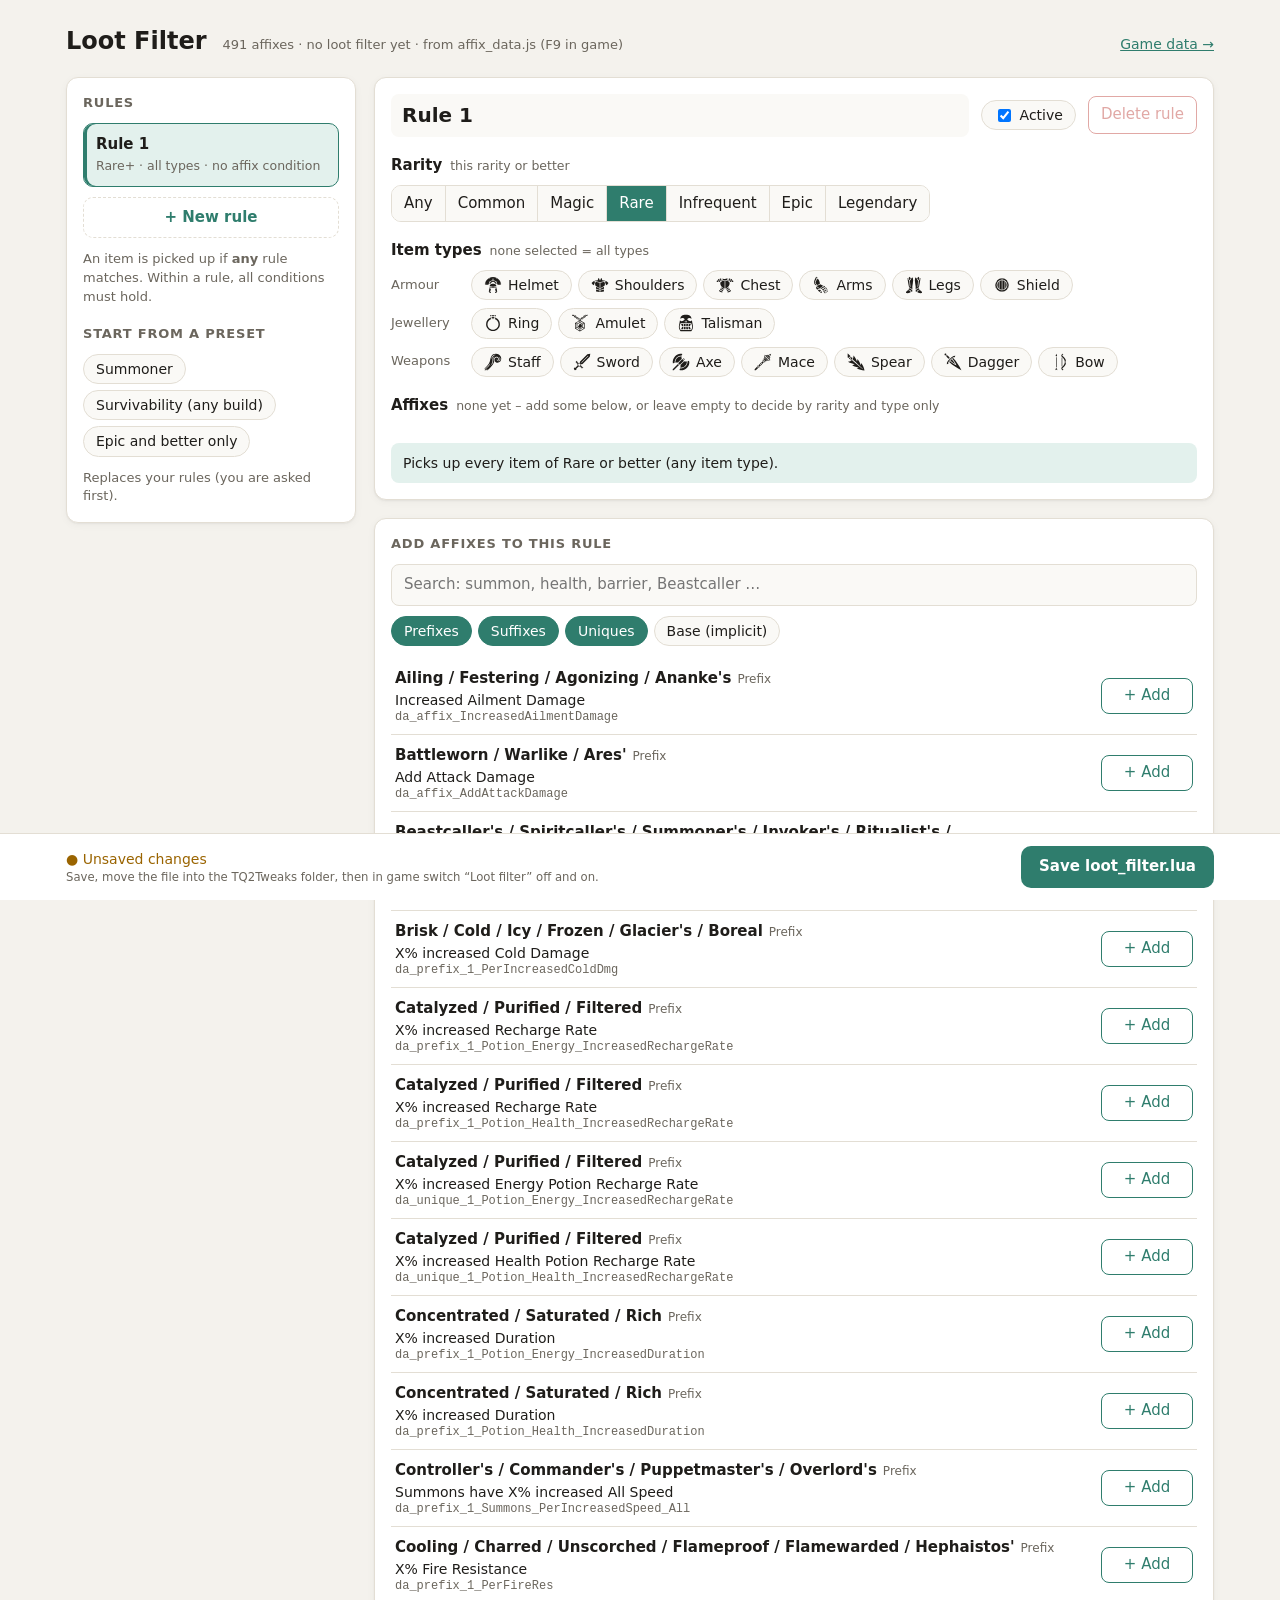
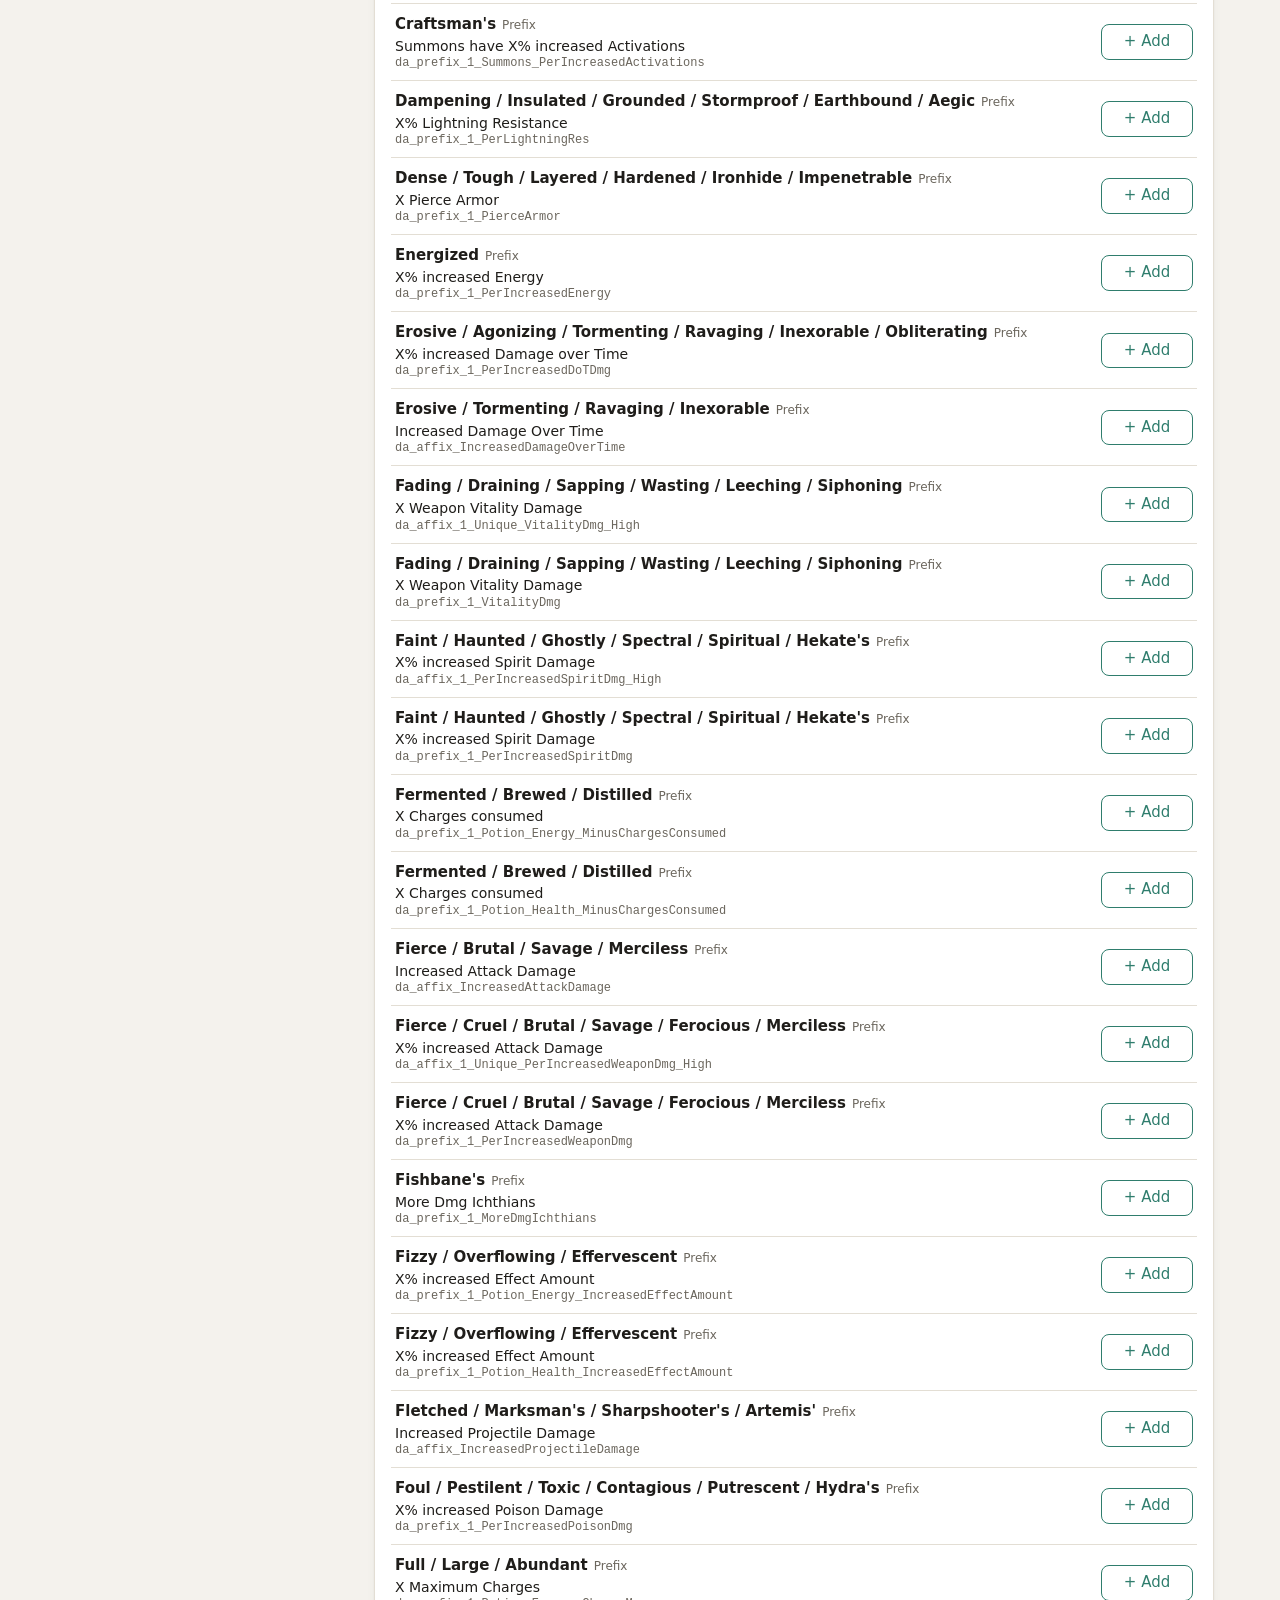
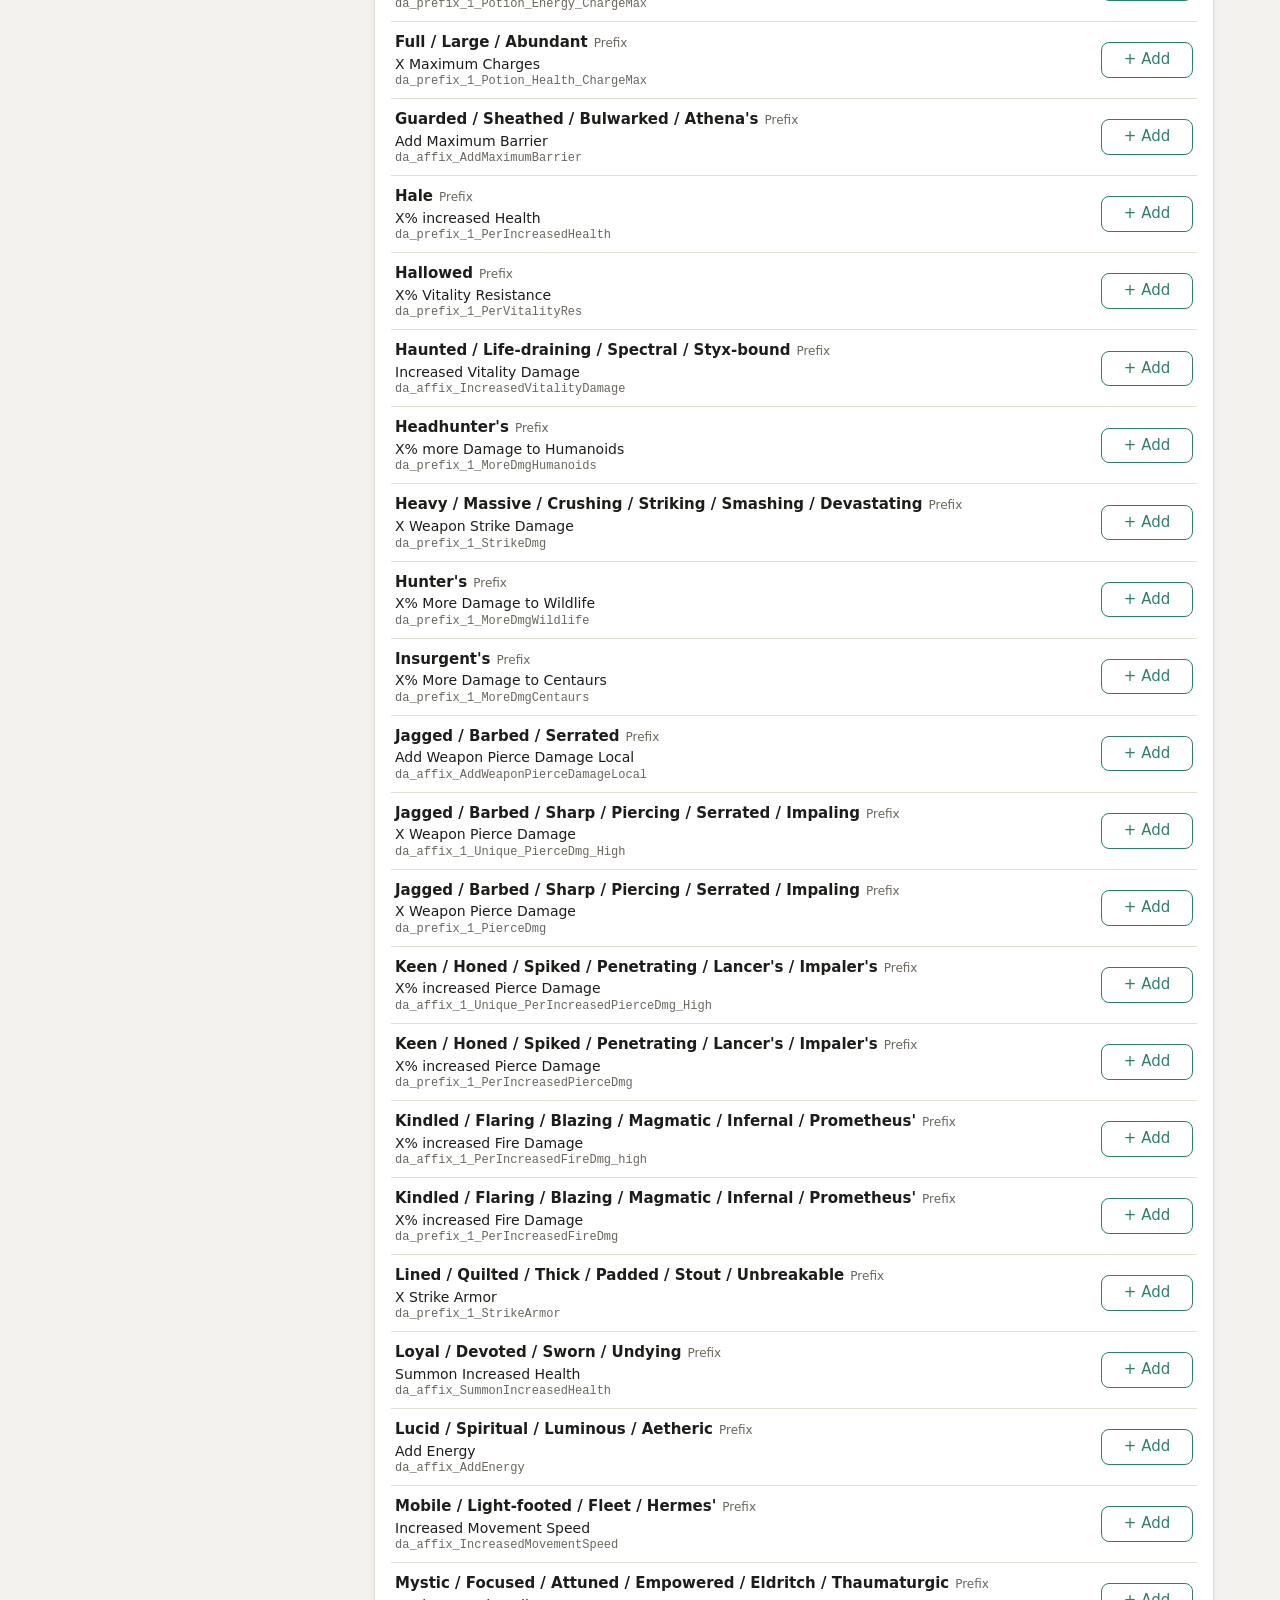
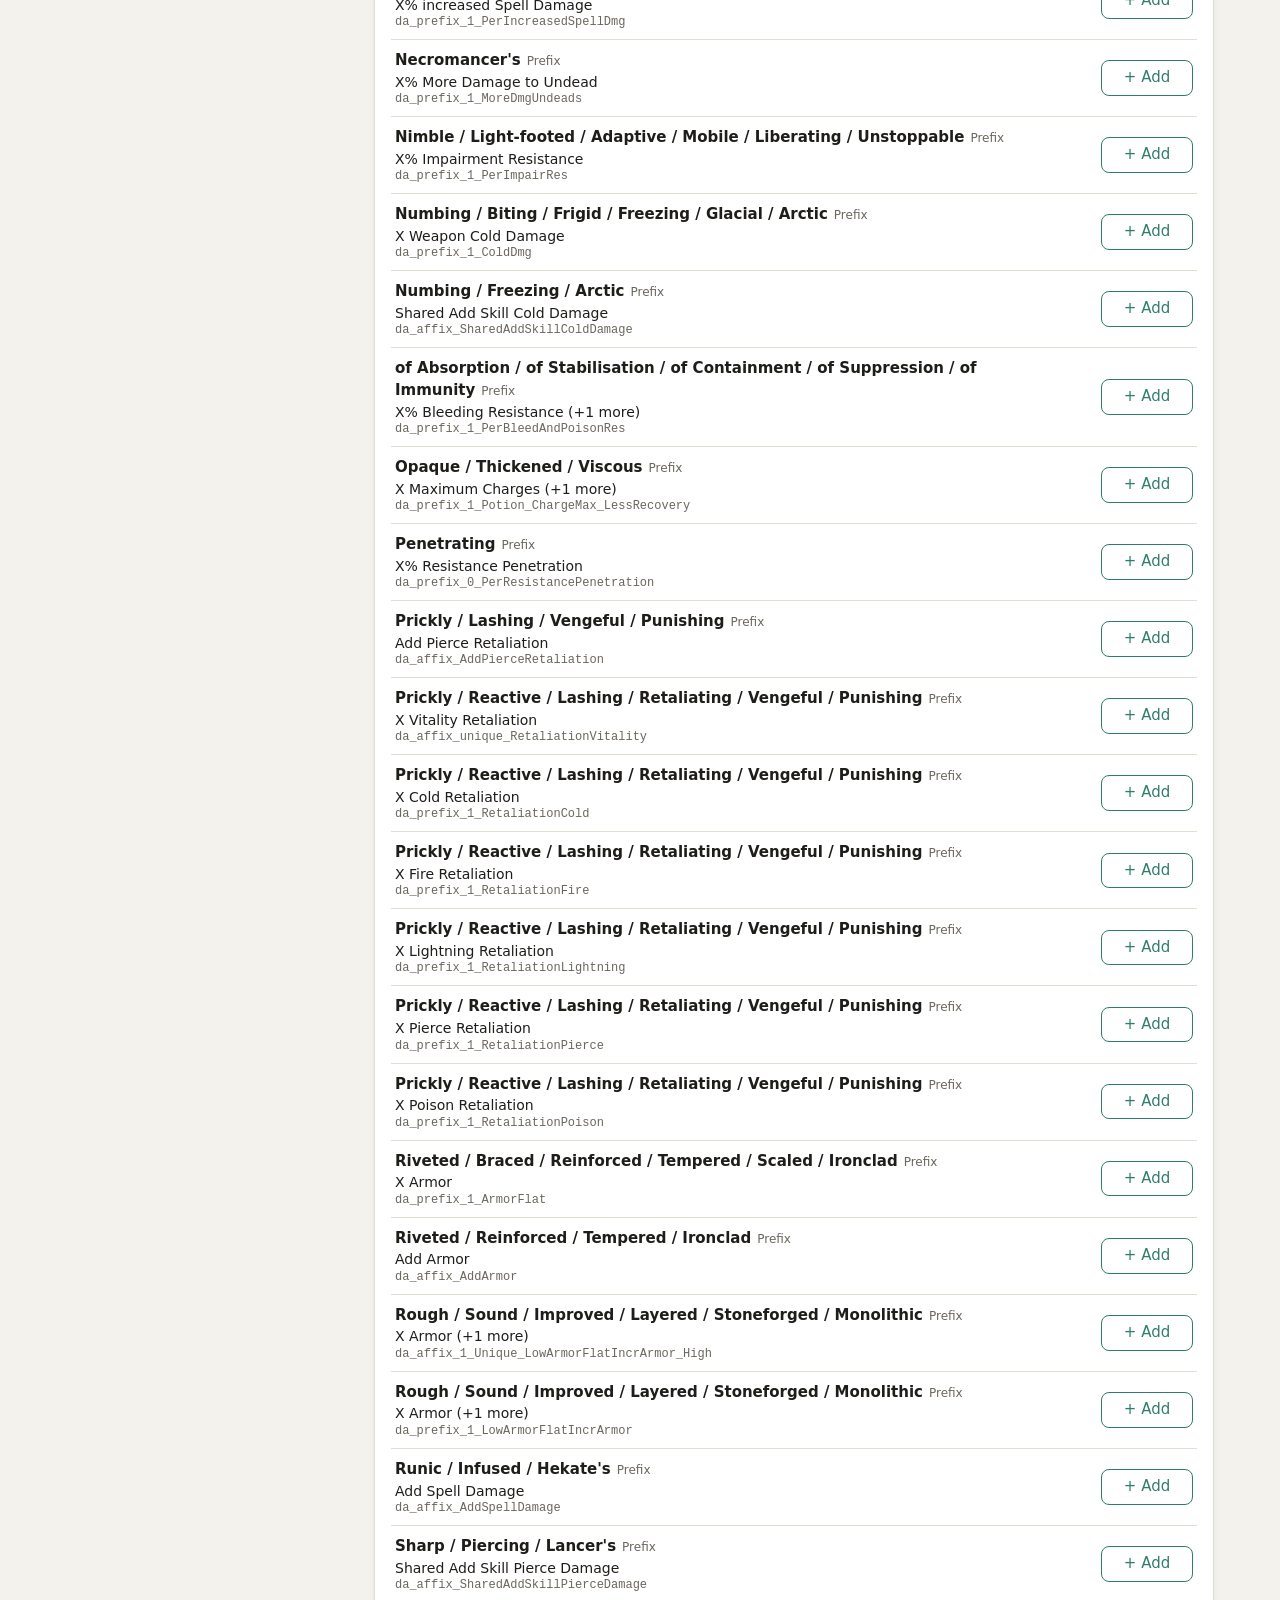
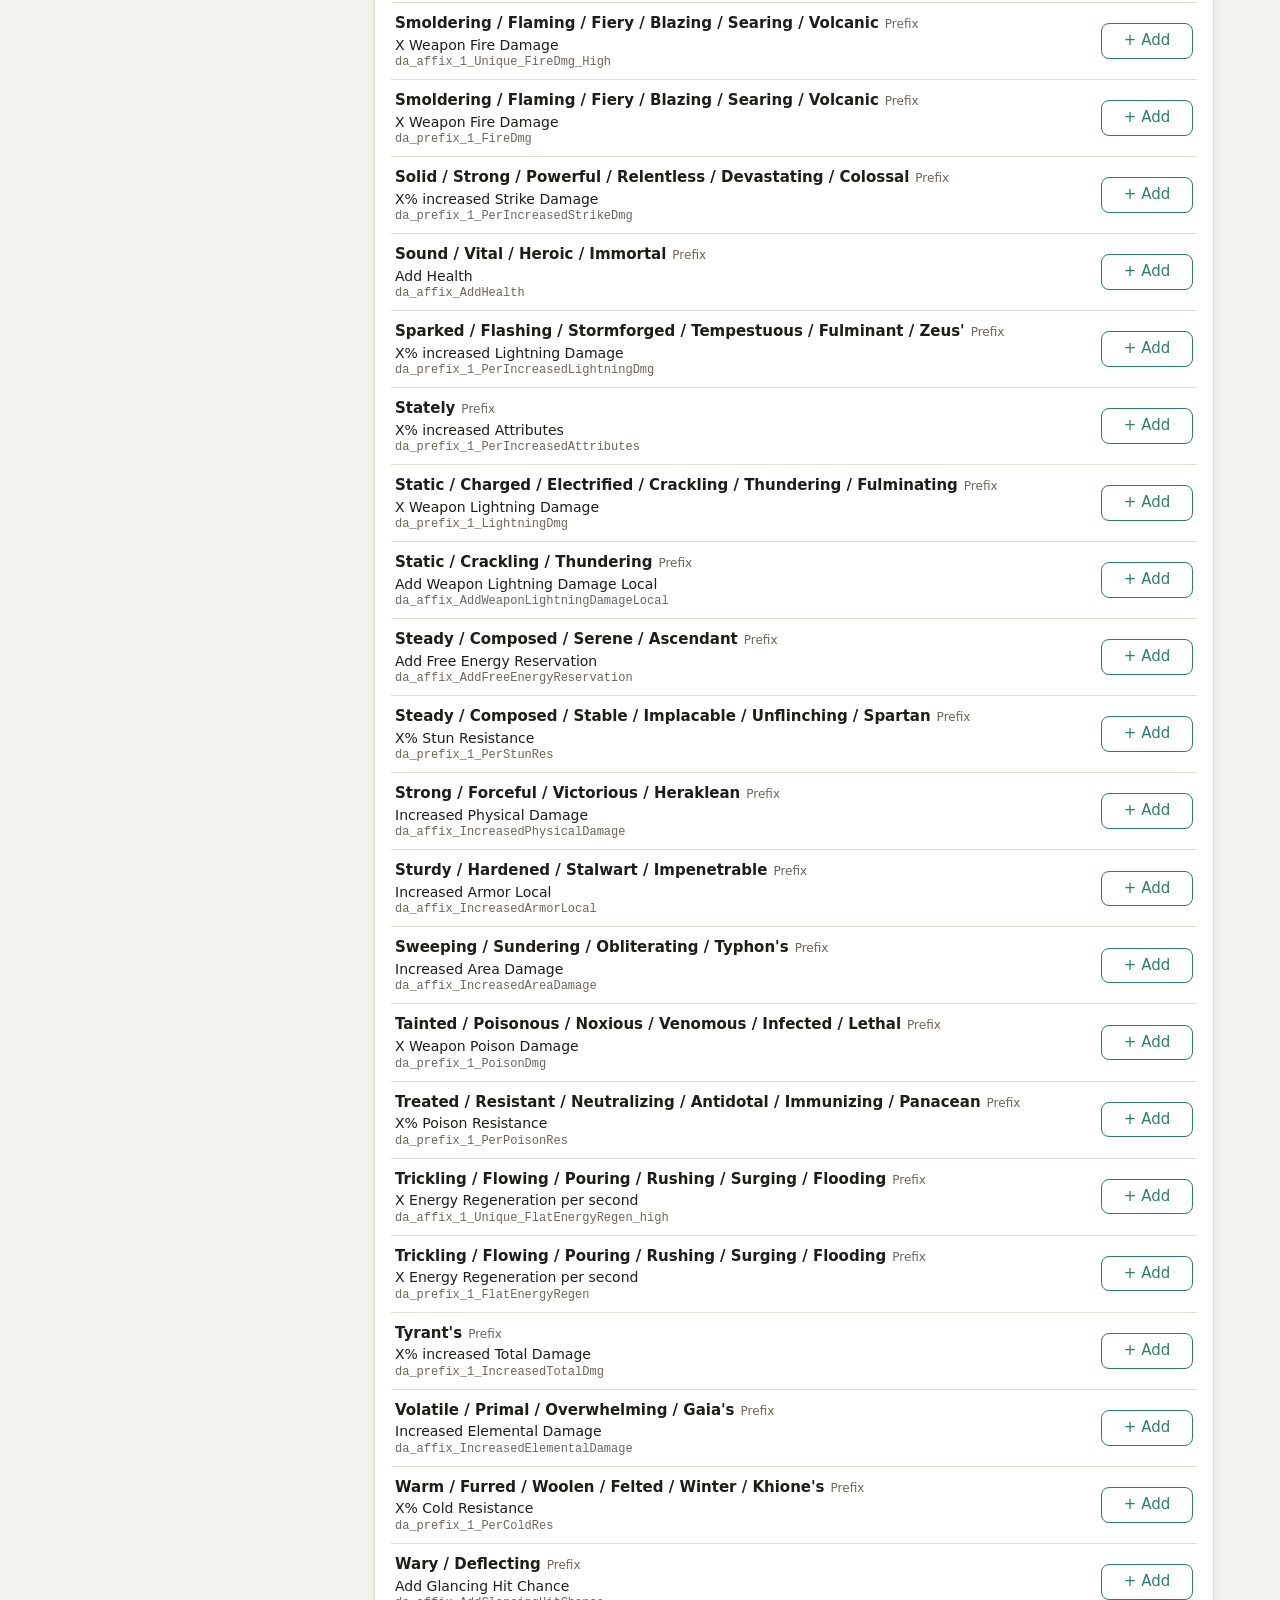
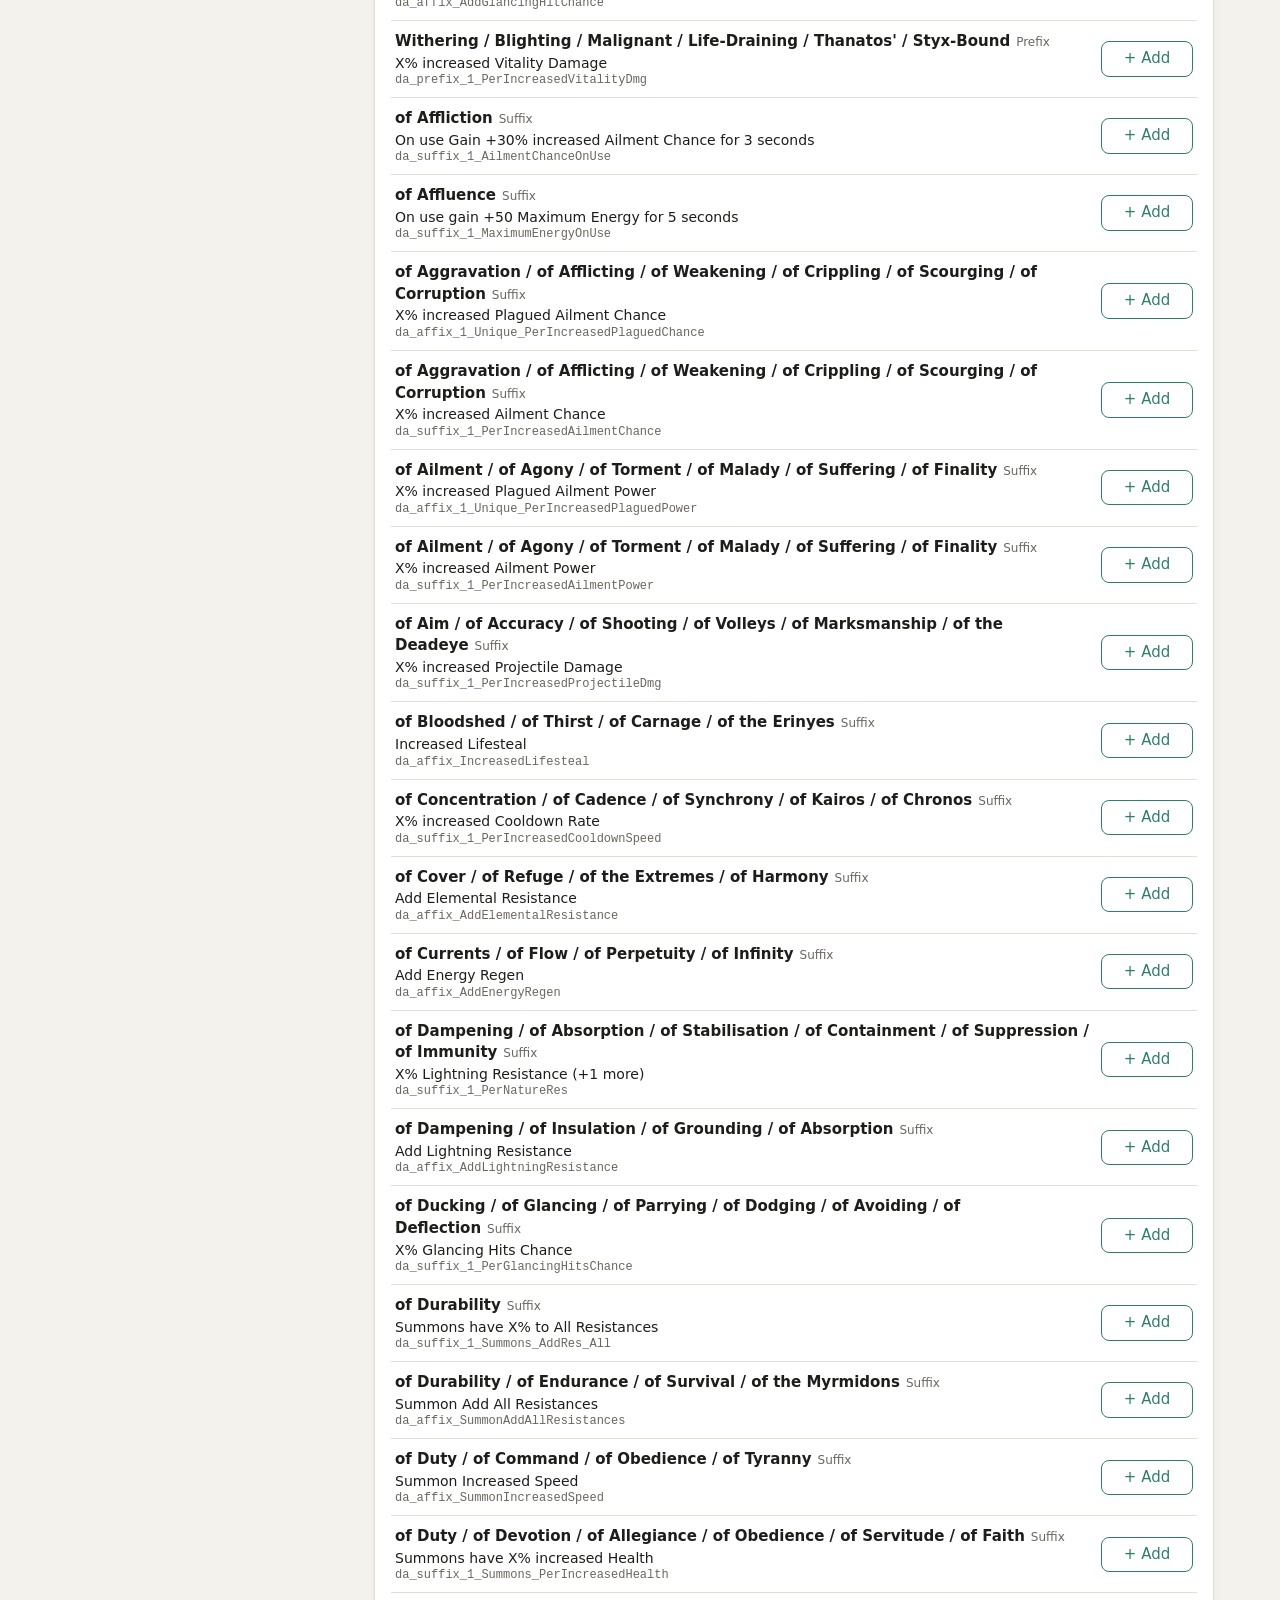
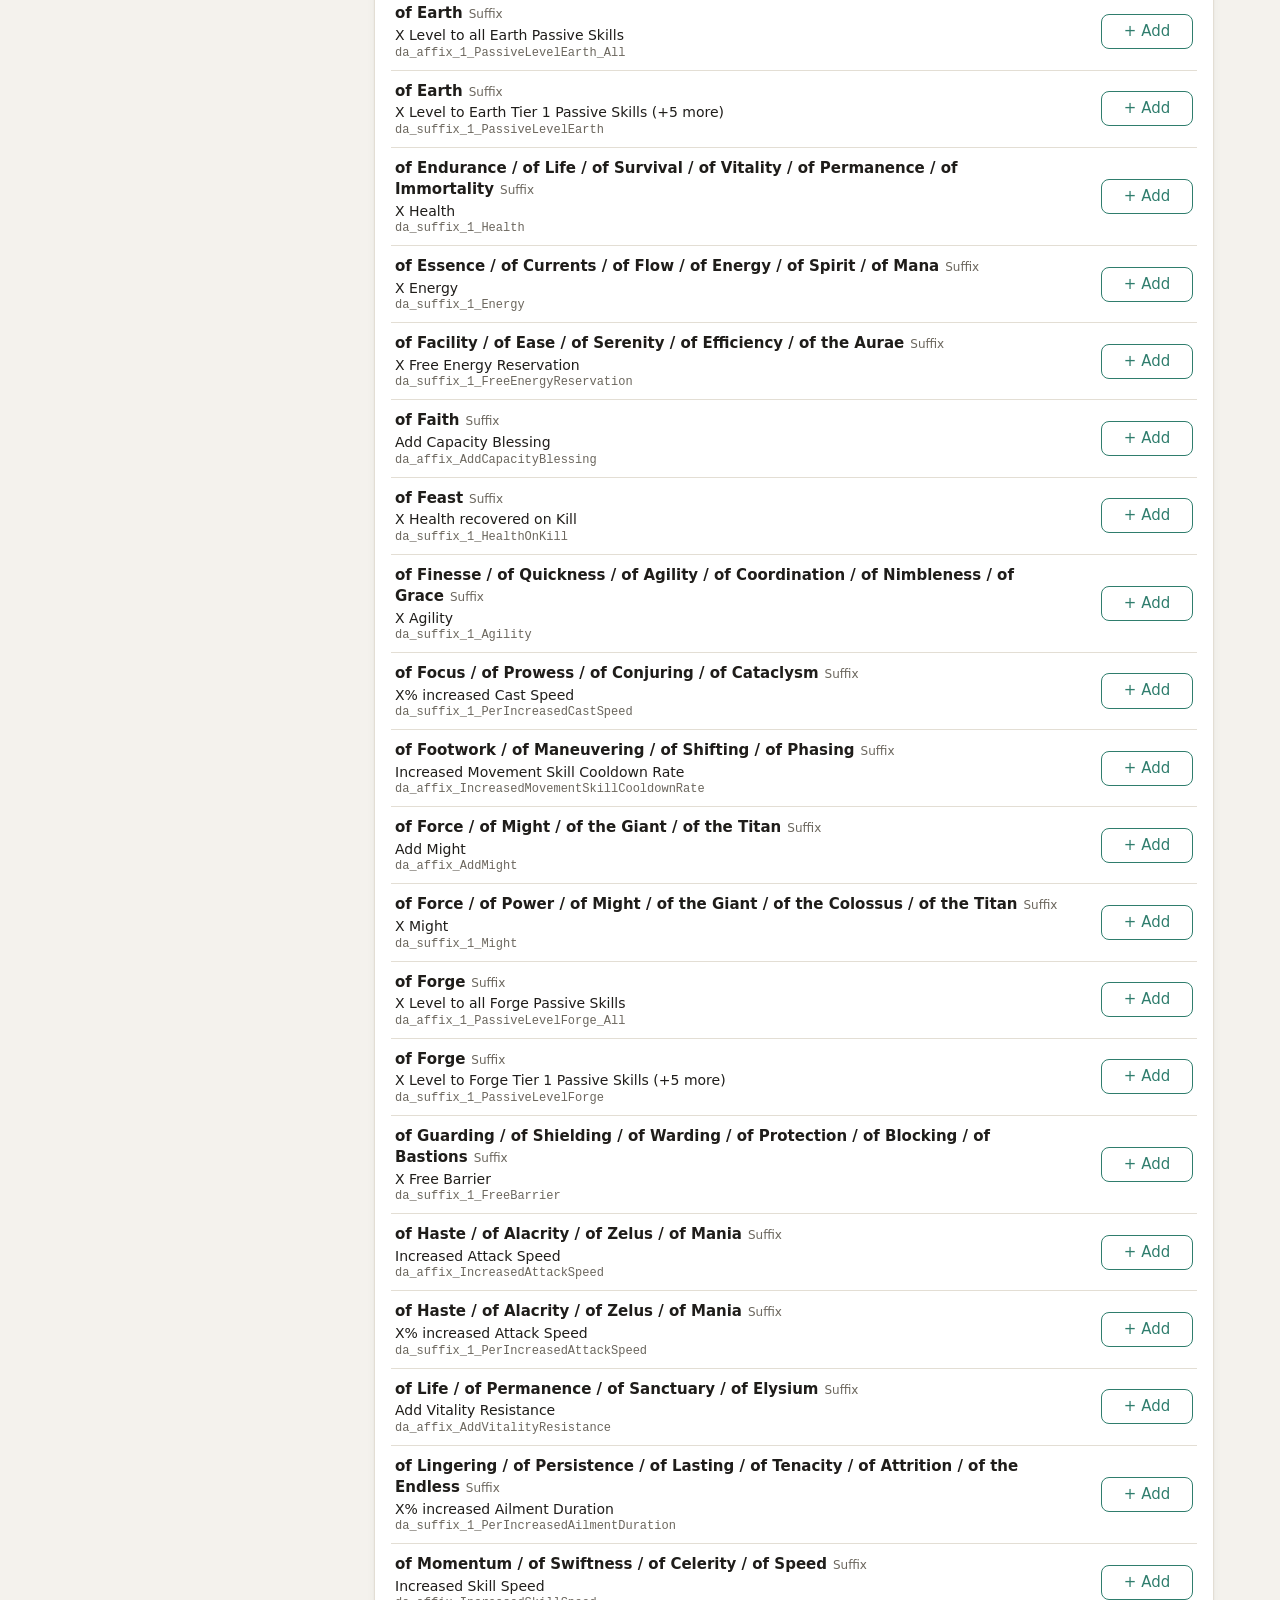
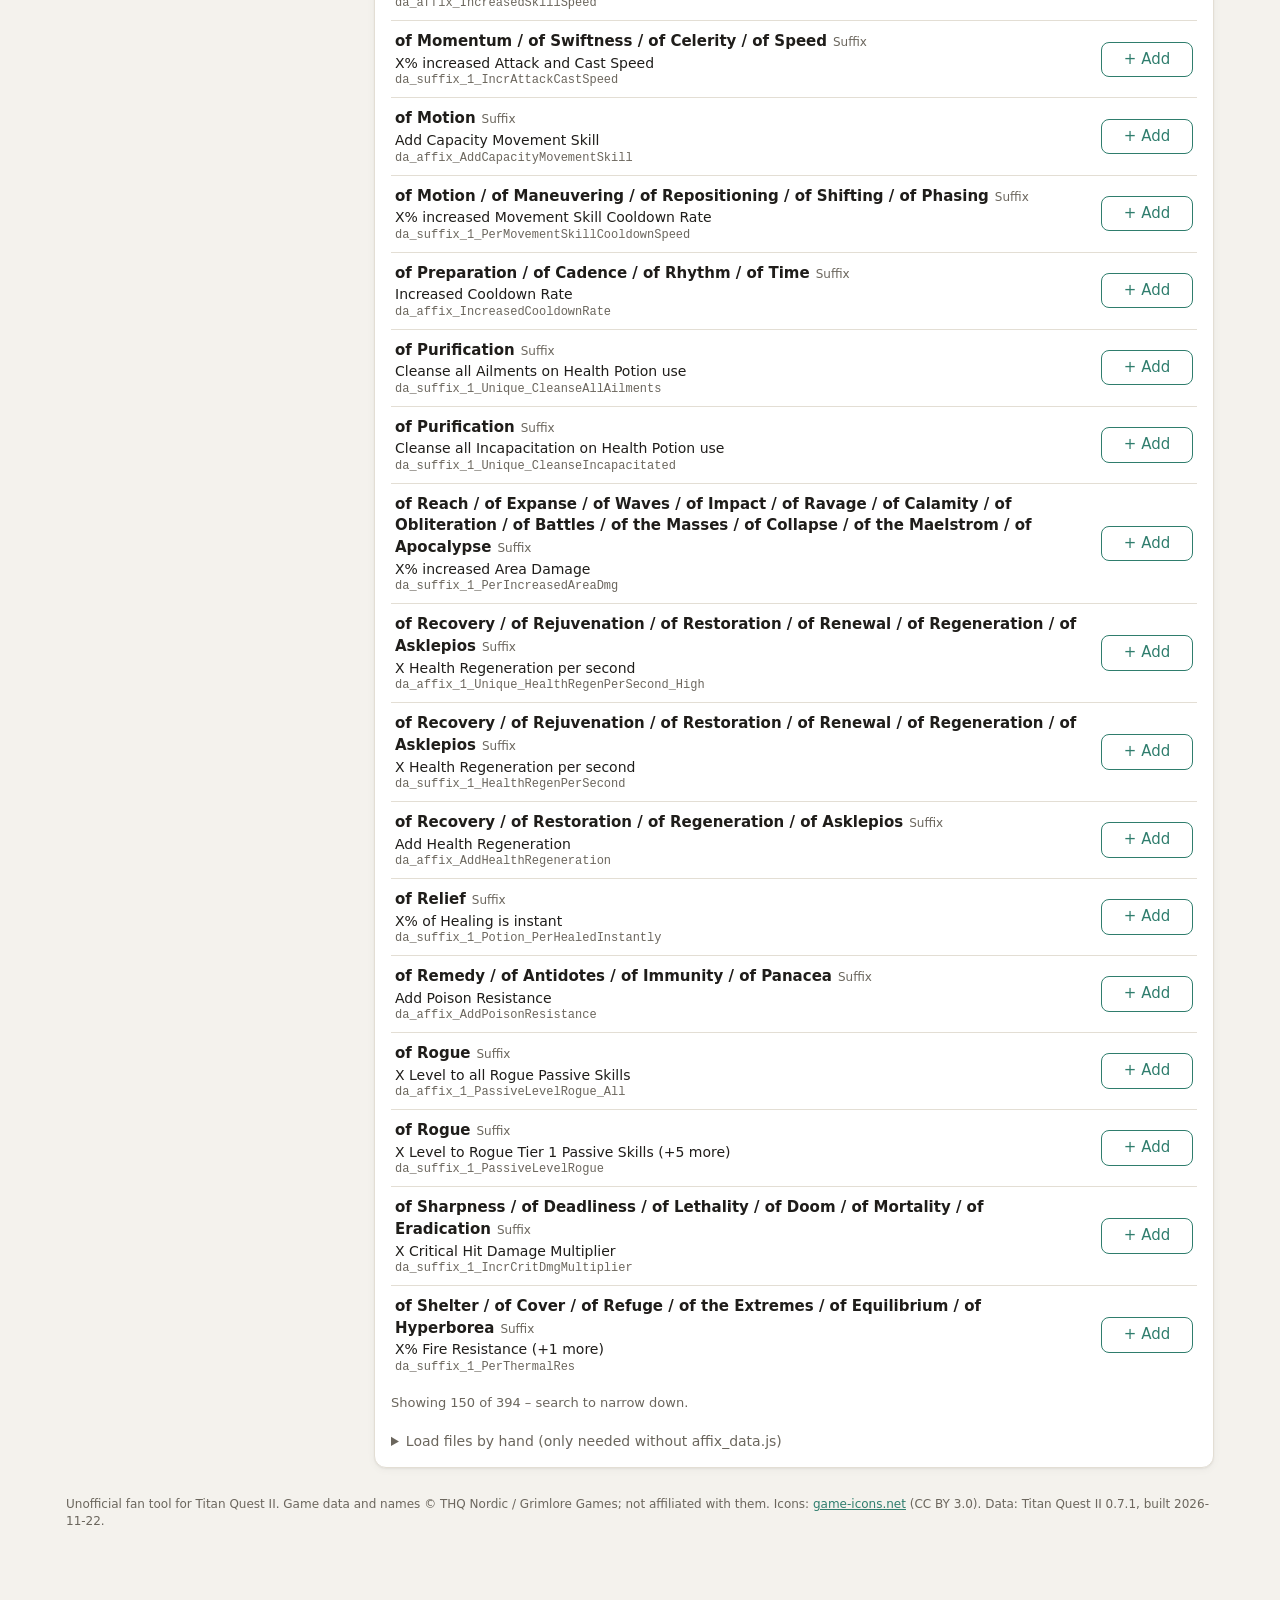
<file: docs/loot_filter.html>
<!doctype html>
<html lang="en">
<head>
<meta charset="utf-8">
<meta name="viewport" content="width=device-width, initial-scale=1">
<title>Loot Filter</title>
<!-- TQ2 Tweaks loot filter editor: rules for equipment pickup. Opens with affix_data.js (written in game with Shift+F9) and
     saves loot_filter.lua for the mod folder. Works offline, no libraries. -->
<link rel="stylesheet" href="page_style.css">
<style>
  /* Rule list */
  .rules { position: sticky; top: 16px; }
  @media (max-width: 820px) { .rules { position: static; } }
  .rule-list { display: flex; flex-direction: column; gap: 8px; }
  .rule { text-align: left; border: 1px solid var(--line); background: var(--raised); border-radius: 10px;
          padding: 10px 12px; cursor: pointer; }
  .rule:hover { border-color: var(--accent); }
  .rule.off { opacity: .55; }
  .rule.active { border-color: var(--accent); background: var(--accent-soft); box-shadow: inset 3px 0 0 var(--accent); }
  .rule strong { display: block; }
  .rule span { display: block; font-size: 12.5px; color: var(--muted); margin-top: 2px; }
  .add-rule { margin-top: 10px; width: 100%; border: 1px dashed var(--line); background: none; border-radius: 10px;
              padding: 9px; cursor: pointer; color: var(--accent); font-weight: 600; }
  .add-rule:hover { border-color: var(--accent); }
  .hint { font-size: 13px; color: var(--muted); margin: 12px 0 0; }

  /* Rule editor */
  .editor-head { display: flex; gap: 12px; align-items: center; }
  .name-input { flex: 1; min-width: 0; font-size: 20px; font-weight: 600; padding: 6px 10px; border-radius: 8px;
                border: 1px solid transparent; background: var(--raised); }
  .name-input:hover, .name-input:focus { border-color: var(--line); outline: none; }
  .danger { border: 1px solid var(--danger); color: var(--danger); background: none; border-radius: 8px;
            padding: 7px 12px; cursor: pointer; white-space: nowrap; }
  .danger:hover { background: var(--danger-soft); }
  .danger:disabled { opacity: .4; cursor: default; background: none; }
  .field { margin-top: 18px; }
  .field-label { font-weight: 600; margin-bottom: 8px; display: flex; gap: 8px; align-items: baseline; flex-wrap: wrap; }
  .field-label small { font-weight: 400; color: var(--muted); }
  .type-groups { display: grid; gap: 8px; }
  .type-group { display: flex; flex-wrap: wrap; gap: 6px; align-items: center; }
  .type-group > span { width: 74px; font-size: 13px; color: var(--muted); }
  .needed select { padding: 4px 8px; border-radius: 8px; border: 1px solid var(--line); background: var(--raised); }
  .picked { display: grid; grid-template-columns: repeat(auto-fill, minmax(300px, 1fr)); gap: 6px; }
  .picked-item { display: flex; gap: 10px; align-items: center; border: 1px solid var(--line); border-radius: 8px;
                 padding: 6px 8px 6px 12px; background: var(--raised); }
  .picked-item div { flex: 1; min-width: 0; }
  .picked-item strong { font-size: 14px; }
  .picked-item span { display: block; font-size: 12.5px; color: var(--muted); }
  .remove { border: 0; background: none; color: var(--muted); cursor: pointer; font-size: 18px; line-height: 1;
            padding: 4px 8px; border-radius: 6px; }
  .remove:hover { color: var(--danger); background: var(--danger-soft); }
  .craft-toggle { display: flex; gap: 8px; align-items: flex-start; margin-top: 10px; font-size: 14px; cursor: pointer; }
  .craft-toggle input { margin-top: 3px; }
  .craft-toggle small { display: block; color: var(--muted); }
  .presets { display: flex; flex-wrap: wrap; gap: 6px; margin-top: 8px; }
  .summary { margin-top: 18px; padding: 10px 12px; border-radius: 8px; background: var(--accent-soft); font-size: 14px; }

  /* Affix browser */
  .kinds { display: flex; flex-wrap: wrap; gap: 6px; margin-top: 10px; }
  ul.affixes { list-style: none; margin: 12px 0 0; padding: 0; }
  ul.affixes li { display: flex; gap: 12px; align-items: center; padding: 10px 4px; border-top: 1px solid var(--line); }
  ul.affixes li:first-child { border-top: 0; }
  ul.affixes li > div { flex: 1; min-width: 0; }
  .affix-title { font-weight: 600; }
  .affix-title em { font-style: normal; font-weight: 400; font-size: 12px; color: var(--muted); margin-left: 6px; }
  .affix-effect { font-size: 14px; }
  .affix-meta { font: 12px ui-monospace, SFMono-Regular, Menlo, monospace; color: var(--muted); overflow-wrap: anywhere; }
  .affix-meta b { font-family: system-ui, sans-serif; font-weight: 600; color: var(--accent); margin-right: 8px; }
  .toggle { border: 1px solid var(--accent); color: var(--accent); background: none; border-radius: 8px; padding: 6px 12px;
            cursor: pointer; white-space: nowrap; min-width: 92px; }
  .toggle:hover { background: var(--accent-soft); }
  .toggle.on { background: var(--accent); color: var(--accent-text); }
  .more { margin-top: 10px; font-size: 13px; color: var(--muted); }
  details.manual { margin-top: 18px; font-size: 14px; color: var(--muted); }
  details.manual label { display: block; margin-top: 8px; }

  /* Save bar */
  footer { position: fixed; left: 0; right: 0; bottom: 0; background: var(--panel); border-top: 1px solid var(--line); }
  footer .inner { max-width: 1180px; margin: 0 auto; padding: 12px 16px; display: flex; flex-wrap: wrap; gap: 8px 16px;
                  align-items: center; justify-content: space-between; }
  .save-state { font-size: 14px; }
  .save-state.dirty { color: var(--warn); }
  .save-state.clean { color: var(--ok); }
  .save-state small { display: block; color: var(--muted); }
  .primary { border: 0; background: var(--accent); color: var(--accent-text); border-radius: 10px; padding: 10px 18px;
             font-weight: 600; cursor: pointer; }
</style>
</head>
<body>
<main>
  <header>
    <h1>Loot Filter</h1>
    <span class="status" id="dataStatus"></span>
    <a class="page-link" href="index.html">Game data →</a>
  </header>

  <div class="layout">
    <aside class="rules card">
      <h2>Rules</h2>
      <div class="rule-list" id="ruleList"></div>
      <button class="add-rule" id="addRule">+ New rule</button>
      <p class="hint">An item is picked up if <strong>any</strong> rule matches. Within a rule, all conditions must hold.</p>
      <h2 style="margin-top:18px">Start from a preset</h2>
      <div class="presets" id="presets"></div>
      <p class="hint">Replaces your rules (you are asked first).</p>
    </aside>

    <section>
      <div class="card">
        <div class="editor-head">
          <input class="name-input" id="ruleName" aria-label="Rule name">
          <label class="chip" id="ruleOnLabel"><input type="checkbox" id="ruleOn"> Active</label>
          <button class="danger" id="deleteRule">Delete rule</button>
        </div>

        <div class="field">
          <div class="field-label">Rarity <small>this rarity or better</small></div>
          <div class="segmented" id="rarity"></div>
        </div>

        <div class="field">
          <div class="field-label">Item types <small>none selected = all types</small></div>
          <div class="type-groups" id="types"></div>
        </div>

        <div class="field">
          <div class="field-label needed" id="neededLabel"></div>
          <div class="picked" id="picked"></div>
          <label class="craft-toggle" id="craftToggle"><input type="checkbox" id="craftable">
            <span>Count crafting
              <small>An item that misses one of these affixes still counts if the blacksmith can add it: it has a free
              affix place, or a useless random affix of the same kind (prefix/suffix) to replace.</small></span></label>
        </div>

        <div class="summary" id="summary"></div>
      </div>

      <div class="card">
        <h2>Add affixes to this rule</h2>
        <input class="search" type="search" id="search" placeholder="Search: summon, health, barrier, Beastcaller …">
        <div class="kinds" id="kinds"></div>
        <ul class="affixes" id="affixList"></ul>
        <div class="more" id="more"></div>
        <details class="manual">
          <summary>Load files by hand (only needed without affix_data.js)</summary>
          <label>Affix list (affix_dump.txt): <input type="file" id="dumpFile" accept=".txt"></label>
          <label>Loot filter (loot_filter.lua): <input type="file" id="filterFile" accept=".lua"></label>
        </details>
      </div>
    </section>
  </div>
  <p class="credits" id="credits">Unofficial fan tool for Titan Quest II. Game data and names © THQ Nordic / Grimlore Games;
  not affiliated with them. Icons: <a href="https://game-icons.net">game-icons.net</a> (CC BY 3.0).
  <span id="dataInfo"></span></p>
</main>

<footer>
  <div class="inner">
    <div class="save-state" id="saveState"></div>
    <button class="primary" id="save">Save loot_filter.lua</button>
  </div>
</footer>

<!-- Written by the mod with Shift+F9: the affix list and the loot filter at that moment (a page may not read local files
     itself, but it may load a script next to it). -->
<script src="data_info.js"></script>
<script src="affix_data.js"></script>
<script src="affix_parse.js"></script>
<script src="icons.js"></script>
<script>
"use strict";
const STORAGE_KEY = "tq2tweaks.lootFilter";
const LOADED_FILTER_KEY = "tq2tweaks.lootFilterFromFile";
const SAVED_TEXT_KEY = "tq2tweaks.lootFilterSaved";
const LIST_LIMIT = 150;
// Rarity names as in the mod's config (EquipmentRarityThresholds); "" = any rarity.
const RARITIES = ["Common", "Magic", "Rare", "Infrequent", "Epic", "Legendary"];
// Parts of the item type names (da_armor_head_..., da_jewelry_ring_..., da_weapon_2h_staff_...).
const TYPE_GROUPS = [
  ["Armour", [["head", "Helmet"], ["shoulder", "Shoulders"], ["torso", "Chest"], ["arm", "Arms"], ["leg", "Legs"], ["shield", "Shield"]]],
  ["Jewellery", [["ring", "Ring"], ["neck", "Amulet"], ["talisman", "Talisman"]]],
  ["Weapons", [["staff", "Staff"], ["sword", "Sword"], ["axe", "Axe"], ["blunt", "Mace"], ["spear", "Spear"], ["dagger", "Dagger"], ["bow", "Bow"]]],
];
const TYPE_LABELS = new Map(TYPE_GROUPS.flatMap(([, types]) => types));
const KINDS = [["Prefix", "Prefixes", true], ["Suffix", "Suffixes", true], ["Unique", "Uniques", true], ["Base", "Base (implicit)", false]];

let affixes = [];
let byName = new Map();
// Rules: { name, minRarity ("" = any), needed, types: Set, picked: Set of affix names }; the active one is edited.
let rules = loadStored();
let active = 0;
const shownKinds = new Set(KINDS.filter(([, , on]) => on).map(([kind]) => kind));

// ---- presets: ready-made rule sets (affix asset names as in the affix dump) ----
const SUMMON_AFFIXES = ["da_prefix_1_Summons_PerIncreasedDamage_All", "da_prefix_1_Summons_PerIncreasedSpeed_All",
  "da_prefix_1_Summons_PerIncreasedActivations", "da_suffix_1_Summons_PerIncreasedHealth", "da_suffix_1_Summons_AddRes_All",
  "da_suffix_1_ActiveCapacitySpirit", "da_suffix_1_PassiveLevelSpirit"];
const RESISTANCES = ["da_prefix_1_PerFireRes", "da_prefix_1_PerColdRes", "da_prefix_1_PerLightningRes", "da_prefix_1_PerPoisonRes"];
const LIFE_AND_BARRIER = ["da_suffix_1_Health", "da_suffix_1_EnergyBarrier", "da_suffix_1_FreeBarrier"];
const SUMMON_UNIQUES = ["da_affix_1_Unique_Capacity_TagSummon_+1", "da_affix_1_Unique_incrAllSpeed",
  "da_affix_1_Unique_TeucersWarbow_effect", "da_suffix_1_Unique_LowHealth_SummonSpeedAndDmg",
  "da_suffix_1_Unique_PerSummonReducedDmgTaken", "da_suffix_1_Unique_OnSummonEmpower_SpikeArea",
  "da_suffix_1_Unique_SummonDeath_HealthRegen", "da_affix_1_DamageSummons_TagBleeding"];
function presetRule(name, minRarity, needed, types, affixes) {
  return { name, minRarity, needed, craftable: affixes.length > 0, types: new Set(types), picked: new Set(affixes) };
}
const PRESETS = [
  ["Summoner", () => [
    presetRule("Summoner jewellery", "Magic", 3, ["ring", "neck", "arm"], SUMMON_AFFIXES),
    presetRule("Helmet", "Magic", 3, ["head"], [...LIFE_AND_BARRIER, ...RESISTANCES,
      "da_suffix_1_ActiveCapacitySpirit", "da_suffix_1_PassiveLevelSpirit"]),
    presetRule("Armour", "Rare", 4, ["shoulder", "torso", "leg"], [...LIFE_AND_BARRIER, ...RESISTANCES,
      "da_suffix_1_Summons_PerIncreasedHealth", "da_suffix_1_Summons_AddRes_All", "da_prefix_1_PerImpairRes",
      "da_suffix_1_PerIncreasedCooldownSpeed"]),
    presetRule("Summoner uniques", "Epic", 1, [], [...SUMMON_UNIQUES, ...SUMMON_AFFIXES.slice(0, 2)]),
    presetRule("Legendary", "Legendary", 1, [], [])]],
  ["Survivability (any build)", () => [
    presetRule("Armour", "Magic", 3, ["head", "shoulder", "torso", "leg", "shield"],
      [...LIFE_AND_BARRIER, ...RESISTANCES, "da_prefix_1_PerImpairRes"]),
    presetRule("Jewellery resistances", "Magic", 3, ["ring", "neck"], [...RESISTANCES, "da_suffix_1_EnergyBarrier"]),
    presetRule("Legendary", "Legendary", 1, [], [])]],
  ["Epic and better only", () => [presetRule("Epic and better", "Epic", 1, [], [])]],
];

// ---- storage (per-browser convenience; the file is what counts) ----
function storedText(key) { try { return localStorage.getItem(key); } catch (error) { return null; } }
function rememberText(key, text) { try { localStorage.setItem(key, text); } catch (error) { /* convenience only */ } }

function newRule(name) {
  return { name, minRarity: "Rare", needed: 1, craftable: false, enabled: true, types: new Set(), picked: new Set() };
}

function loadStored() {
  try {
    const stored = JSON.parse(storedText(STORAGE_KEY) || "null");
    if (Array.isArray(stored) && stored.length) {
      return stored.map(rule => ({ ...rule, types: new Set(rule.types), picked: new Set(rule.picked) }));
    }
  } catch (error) { /* fall back to a fresh rule */ }
  return [newRule("Rule 1")];
}
function store() {
  rememberText(STORAGE_KEY, JSON.stringify(rules.map(rule => ({ ...rule, types: [...rule.types], picked: [...rule.picked] }))));
}

// ---- reading the dump and the filter file ----
// Rules from a loot_filter.lua written by this page (one header line per rule, see filterText).
function parseFilter(text) {
  const quoted = part => [...part.matchAll(/"([^"]+)"/g)].map(match => match[1]);
  const pattern = /\{ name = "([^"]*)", minRarity = (?:nil|"([^"]*)"), needed = (\d+),( craftable = true,)?( enabled = false,)? types = \{([^}]*)\}, affixes = \{([^}]*)\} \}/g;
  return [...text.matchAll(pattern)].map(match => ({ name: match[1], minRarity: match[2] || "", needed: Number(match[3]),
    craftable: Boolean(match[4]), enabled: !match[5], types: new Set(quoted(match[6])),
    picked: new Set(quoted(match[7]).filter(name => name.startsWith("da_"))) }));
}

// The loot_filter.lua text for the rules: one header line per rule, so parseFilter can read it back.
function filterText() {
  const lines = ["-- Written by loot_filter.html: equipment is picked up if any rule matches; within a rule all conditions",
                 "-- must hold (rarity from minRarity, one of the item types, `needed` of the listed affixes).", "return {"];
  for (const each of rules) {
    const rarity = each.minRarity ? `"${each.minRarity}"` : "nil";
    const types = [...each.types].map(key => `"${key}"`).join(", ");
    const craft = each.craftable && each.picked.size ? " craftable = true," : "";
    const off = each.enabled === false ? " enabled = false," : "";
    const header = `    { name = "${each.name}", minRarity = ${rarity}, needed = ${each.needed},${craft}${off} types = { ${types} }, affixes = {`;
    if (!each.picked.size) { lines.push(header + "} },"); continue; }
    lines.push(header);
    for (const name of [...each.picked].sort()) {
      const affix = byName.get(name);
      const note = affix ? ` -- ${affix.label}: ${affix.effect}` : "";
      lines.push(`        "${name}",${note.replace(/[\n{}]/g, " ")}`);
    }
    lines.push("    } },");
  }
  lines.push("}", "");
  return lines.join("\n");
}

// ---- view helpers ----
function element(tag, className, text) {
  const node = document.createElement(tag);
  if (className) node.className = className;
  if (text !== undefined) node.textContent = text;
  return node;
}
function rule() { return rules[active]; }
function typeNames(each) { return [...each.types].map(key => TYPE_LABELS.get(key) || key).join(", "); }
function neededOf(each) { return Math.min(each.needed, each.picked.size); }

function describe(each) {
  return [each.minRarity ? each.minRarity + "+" : "Any rarity",
          each.types.size ? typeNames(each) : "all types",
          each.picked.size ? `${neededOf(each)} of ${each.picked.size} affixes${each.craftable ? " (with crafting)" : ""}`
                           : "no affix condition"].join(" · ");
}

function sentence(each) {
  const rarity = each.minRarity ? `${each.minRarity} or better` : "any rarity";
  const types = each.types.size ? typeNames(each) : "any item type";
  if (!each.picked.size) return `Picks up every item of ${rarity} (${types}).`;
  const craft = each.craftable ? " – or one less, if crafting can add the missing one" : "";
  return `Picks up items of ${rarity} (${types}) that carry at least ${neededOf(each)} of the ${each.picked.size} affixes above${craft}.`;
}

// ---- rendering ----
function renderRuleList() {
  const list = document.getElementById("ruleList");
  list.replaceChildren();
  rules.forEach((each, index) => {
    const button = element("button", "rule" + (index === active ? " active" : "") + (each.enabled === false ? " off" : ""));
    button.append(element("strong", "", each.name + (each.enabled === false ? " (off)" : "")), element("span", "", describe(each)));
    button.addEventListener("click", () => { active = index; render(); });
    list.append(button);
  });
}

function renderRarity() {
  const rarity = document.getElementById("rarity");
  rarity.replaceChildren();
  for (const [value, label] of [["", "Any"], ...RARITIES.map(name => [name, name])]) {
    const button = element("button", rule().minRarity === value ? "on" : "", label);
    button.setAttribute("aria-pressed", String(rule().minRarity === value));
    button.addEventListener("click", () => { rule().minRarity = value; changed(); });
    rarity.append(button);
  }
}

function renderTypes() {
  const types = document.getElementById("types");
  types.replaceChildren();
  for (const [groupLabel, entries] of TYPE_GROUPS) {
    const row = element("div", "type-group");
    row.append(element("span", "", groupLabel));
    for (const [key, label] of entries) {
      const on = rule().types.has(key);
      const chip = element("button", "chip" + (on ? " on" : ""));
      chip.append(itemIcon(key) || "", label);
      chip.setAttribute("aria-pressed", String(on));
      chip.addEventListener("click", () => { on ? rule().types.delete(key) : rule().types.add(key); changed(); });
      row.append(chip);
    }
    types.append(row);
  }
}

function renderPicked() {
  const label = document.getElementById("neededLabel");
  label.replaceChildren();
  if (rule().picked.size) {
    const select = element("select");
    const most = Math.min(4, rule().picked.size);
    for (let count = 1; count <= most; count++) select.append(new Option(String(count), String(count)));
    select.value = String(Math.min(rule().needed, most));
    select.setAttribute("aria-label", "Affixes needed");
    select.addEventListener("change", () => { rule().needed = Number(select.value); changed(); });
    label.append("Affixes – the item needs at least ", select, ` of these ${rule().picked.size}`);
  } else {
    label.append("Affixes ", element("small", "", "none yet – add some below, or leave empty to decide by rarity and type only"));
  }
  document.getElementById("craftToggle").hidden = !rule().picked.size;
  document.getElementById("craftable").checked = Boolean(rule().craftable);
  const picked = document.getElementById("picked");
  picked.replaceChildren();
  const sorted = [...rule().picked].sort((a, b) => (byName.get(a)?.label || a).localeCompare(byName.get(b)?.label || b));
  for (const name of sorted) {
    const affix = byName.get(name);
    const item = element("div", "picked-item");
    const text = element("div");
    text.append(element("strong", "", affix ? affix.label : name),
                element("span", "", affix ? affix.effect : "not in the current affix list"));
    const remove = element("button", "remove", "✕");
    remove.title = "Remove from this rule";
    remove.setAttribute("aria-label", "Remove " + (affix ? affix.label : name));
    remove.addEventListener("click", () => { rule().picked.delete(name); changed(); });
    item.append(text, remove);
    picked.append(item);
  }
}

function renderEditor() {
  document.getElementById("ruleName").value = rule().name;
  document.getElementById("ruleOn").checked = rule().enabled !== false;
  document.getElementById("deleteRule").disabled = rules.length === 1;
  renderRarity();
  renderTypes();
  renderPicked();
  document.getElementById("summary").textContent = sentence(rule());
}

function renderBrowser() {
  const kinds = document.getElementById("kinds");
  kinds.replaceChildren();
  for (const [kind, label] of KINDS) {
    const chip = element("button", "chip" + (shownKinds.has(kind) ? " on" : ""), label);
    chip.setAttribute("aria-pressed", String(shownKinds.has(kind)));
    chip.addEventListener("click", () => { shownKinds.has(kind) ? shownKinds.delete(kind) : shownKinds.add(kind); renderBrowser(); });
    kinds.append(chip);
  }
  const query = document.getElementById("search").value.trim().toLowerCase();
  const matching = affixes.filter(affix => shownKinds.has(affix.kind) && (!query || affix.searchText.includes(query)));
  const list = document.getElementById("affixList");
  list.replaceChildren();
  for (const affix of matching.slice(0, LIST_LIMIT)) {
    const inRule = rule().picked.has(affix.name);
    const item = element("li");
    const text = element("div");
    const title = element("div", "affix-title", affix.label);
    title.append(element("em", "", affix.kind));
    const meta = element("div", "affix-meta");
    const elsewhere = rules.filter(each => each !== rule() && each.picked.has(affix.name)).map(each => each.name);
    if (affix.seen) meta.append(element("b", "", `${affix.seen}× on ground`));
    if (elsewhere.length) meta.append(element("b", "", `also in ${elsewhere.join(", ")}`));
    meta.append(affix.name);
    text.append(title, element("div", "affix-effect", affix.effect), meta);
    const toggle = element("button", "toggle" + (inRule ? " on" : ""), inRule ? "✓ Added" : "+ Add");
    toggle.addEventListener("click", () => { inRule ? rule().picked.delete(affix.name) : rule().picked.add(affix.name); changed(); });
    item.append(text, toggle);
    list.append(item);
  }
  const more = document.getElementById("more");
  if (!affixes.length) more.textContent = "No affix list yet: press Shift+F9 in game, then reload this page.";
  else if (!matching.length) more.textContent = "Nothing matches.";
  else if (matching.length > LIST_LIMIT) more.textContent = `Showing ${LIST_LIMIT} of ${matching.length} – search to narrow down.`;
  else more.textContent = `${matching.length} affixes.`;
}

function renderSaveState() {
  const state = document.getElementById("saveState");
  state.replaceChildren();
  if (filterText() === storedText(SAVED_TEXT_KEY)) {
    state.className = "save-state clean";
    state.append("✓ No unsaved changes");
  } else {
    state.className = "save-state dirty";
    state.append("● Unsaved changes",
      element("small", "", "Save, move the file into the TQ2Tweaks folder, then in game switch “Loot filter” off and on."));
  }
}

function renderPresets() {
  const box = document.getElementById("presets");
  box.replaceChildren();
  for (const [label, make] of PRESETS) {
    const button = element("button", "chip", label);
    button.addEventListener("click", () => {
      if (!confirm(`Replace your rules with the preset “${label}”?`)) return;
      rules = make();
      active = 0;
      changed();
    });
    box.append(button);
  }
}

function render() {
  renderPresets();
  renderRuleList();
  renderEditor();
  renderBrowser();
  renderSaveState();
}

function changed() { store(); render(); }

// ---- actions ----
document.getElementById("addRule").addEventListener("click", () => {
  rules.push(newRule("Rule " + (rules.length + 1)));
  active = rules.length - 1;
  changed();
  document.getElementById("ruleName").select();
});
document.getElementById("ruleName").addEventListener("change", event => {
  rule().name = event.target.value.replace(/["\\]/g, "").trim() || "Rule " + (active + 1);
  changed();
});
document.getElementById("deleteRule").addEventListener("click", () => {
  if (!confirm(`Delete the rule “${rule().name}”?`)) return;
  rules.splice(active, 1);
  active = Math.max(0, active - 1);
  changed();
});
document.getElementById("search").addEventListener("input", renderBrowser);
document.getElementById("craftable").addEventListener("change", event => { rule().craftable = event.target.checked; changed(); });
document.getElementById("ruleOn").addEventListener("change", event => { rule().enabled = event.target.checked; changed(); });

document.getElementById("save").addEventListener("click", () => {
  const text = filterText();
  const link = element("a");
  link.href = URL.createObjectURL(new Blob([text], { type: "text/plain" }));
  link.download = "loot_filter.lua";
  link.click();
  setTimeout(() => URL.revokeObjectURL(link.href), 1000);
  rememberText(SAVED_TEXT_KEY, text);
  renderSaveState();
});

function readFile(input, handle) {
  input.addEventListener("change", () => {
    const file = input.files[0];
    if (file) file.text().then(handle);
  });
}
function useAffixes(text) {
  affixes = parseDump(text);
  byName = new Map(affixes.map(affix => [affix.name, affix]));
}
function useFilter(text) {
  const loaded = parseFilter(text);
  if (!loaded.length) return;
  rules = loaded;
  active = 0;
  rememberText(LOADED_FILTER_KEY, text);
  store();
  rememberText(SAVED_TEXT_KEY, filterText());
}
readFile(document.getElementById("dumpFile"), text => { useAffixes(text); render(); });
readFile(document.getElementById("filterFile"), text => { useFilter(text); render(); });

// ---- start: affixes and rules from affix_data.js. The rules from the file win when the file changed since the
// last visit; otherwise the rules edited here stay, so unsaved edits survive a reload. ----
const data = window.TQ2_TWEAKS_DATA;
const status = document.getElementById("dataStatus");
if (data) {
  useAffixes(data.dump);
  if (data.filter && storedText(LOADED_FILTER_KEY) !== data.filter) useFilter(data.filter);
  if (data.filter && storedText(SAVED_TEXT_KEY) === null) {
    // First visit with this version: the file in the mod folder is the saved state.
    const edited = rules;
    rules = parseFilter(data.filter);
    rememberText(SAVED_TEXT_KEY, filterText());
    rules = edited;
  }
  status.textContent = `${affixes.length} affixes · ${data.filter ? "your loot_filter.lua" : "no loot filter yet"} · from affix_data.js (F9 in game)`;
} else {
  status.textContent = "No affix_data.js yet – press Shift+F9 in game, then reload this page.";
  status.classList.add("missing");
}
render();
// Game version of the data (written by tools/build_site.sh for the web version).
if (window.TQ2_DATA_INFO) {
  document.getElementById("dataInfo").textContent =
    `Data: Titan Quest II ${window.TQ2_DATA_INFO.gameVersion}, built ${window.TQ2_DATA_INFO.built}.`;
}
</script>
</body>
</html>
</file>
<file: docs/page_style.css>
/* Shared look of the browser pages (loot_filter.html, tools/game_data.html): colour tokens with dark mode, page
   frame, cards, chips, segmented buttons, search field. */
  :root {
    --bg: #f4f2ed; --panel: #ffffff; --raised: #faf9f6; --text: #1f1d1a; --muted: #6b665d; --line: #e3ded4;
    --accent: #2f7d6d; --accent-soft: #e3f1ed; --accent-text: #ffffff; --chip: #efebe2;
    --danger: #b3261e; --danger-soft: #fbe9e7; --warn: #9a6400; --ok: #2f7d6d;
    --shadow: 0 1px 2px rgba(0,0,0,.05), 0 2px 8px rgba(0,0,0,.04);
  }
  @media (prefers-color-scheme: dark) {
    :root:not([data-theme="light"]) {
      --bg: #141619; --panel: #1d2024; --raised: #23272c; --text: #e9e6df; --muted: #9a958b; --line: #2f343a;
      --accent: #4fb39f; --accent-soft: #1b302b; --accent-text: #0e1513; --chip: #2a2e33;
      --danger: #f2948c; --danger-soft: #3a1f1d; --warn: #f0c060; --ok: #4fb39f;
      --shadow: none;
    }
  }
  :root[data-theme="dark"] {
    --bg: #141619; --panel: #1d2024; --raised: #23272c; --text: #e9e6df; --muted: #9a958b; --line: #2f343a;
    --accent: #4fb39f; --accent-soft: #1b302b; --accent-text: #0e1513; --chip: #2a2e33;
    --danger: #f2948c; --danger-soft: #3a1f1d; --warn: #f0c060; --ok: #4fb39f;
    --shadow: none;
  }
  * { box-sizing: border-box; }
  [hidden] { display: none !important; }
  body { margin: 0; background: var(--bg); color: var(--text);
         font: 15px/1.45 system-ui, -apple-system, "Segoe UI", Roboto, sans-serif; }
  button, input, select { font: inherit; color: inherit; }
  main { max-width: 1180px; margin: 0 auto; padding: 24px 16px 110px; }
  header { display: flex; flex-wrap: wrap; align-items: baseline; gap: 6px 16px; margin-bottom: 18px; }
  h1 { font-size: 24px; margin: 0; }
  h2 { font-size: 13px; text-transform: uppercase; letter-spacing: .06em; color: var(--muted); margin: 0 0 10px; }
  .status { font-size: 13px; color: var(--muted); }
  .status.missing { color: var(--warn); }
  .layout { display: grid; grid-template-columns: 290px 1fr; gap: 18px; align-items: start; }
  @media (max-width: 820px) { .layout { grid-template-columns: 1fr; } }
  .card { background: var(--panel); border: 1px solid var(--line); border-radius: 12px; padding: 16px;
          box-shadow: var(--shadow); }
  .card + .card { margin-top: 18px; }

  .chip { border: 1px solid var(--line); background: var(--raised); border-radius: 99px; padding: 4px 12px;
          cursor: pointer; font-size: 14px; display: inline-flex; align-items: center; gap: 6px; }
  .icon { width: 18px; height: 18px; flex: none; }
  .chip:hover { border-color: var(--accent); }
  .chip.on { background: var(--accent); border-color: var(--accent); color: var(--accent-text); }
  .segmented { display: inline-flex; flex-wrap: wrap; border: 1px solid var(--line); border-radius: 10px; overflow: hidden; }
  .segmented button { border: 0; border-right: 1px solid var(--line); background: var(--raised); padding: 7px 12px;
                      cursor: pointer; }
  .segmented button:last-child { border-right: 0; }
  .segmented button.on { background: var(--accent); color: var(--accent-text); }
  .credits { font-size: 12px; color: var(--muted); margin: 28px 0 0; }
  .credits a, .page-link { color: var(--accent); }
  .page-link { font-size: 14px; margin-left: auto; }
  .search { width: 100%; padding: 9px 12px; border: 1px solid var(--line); border-radius: 8px; background: var(--raised); }
  button:focus-visible, input:focus-visible, select:focus-visible { outline: 2px solid var(--accent); outline-offset: 2px; }
</file>
